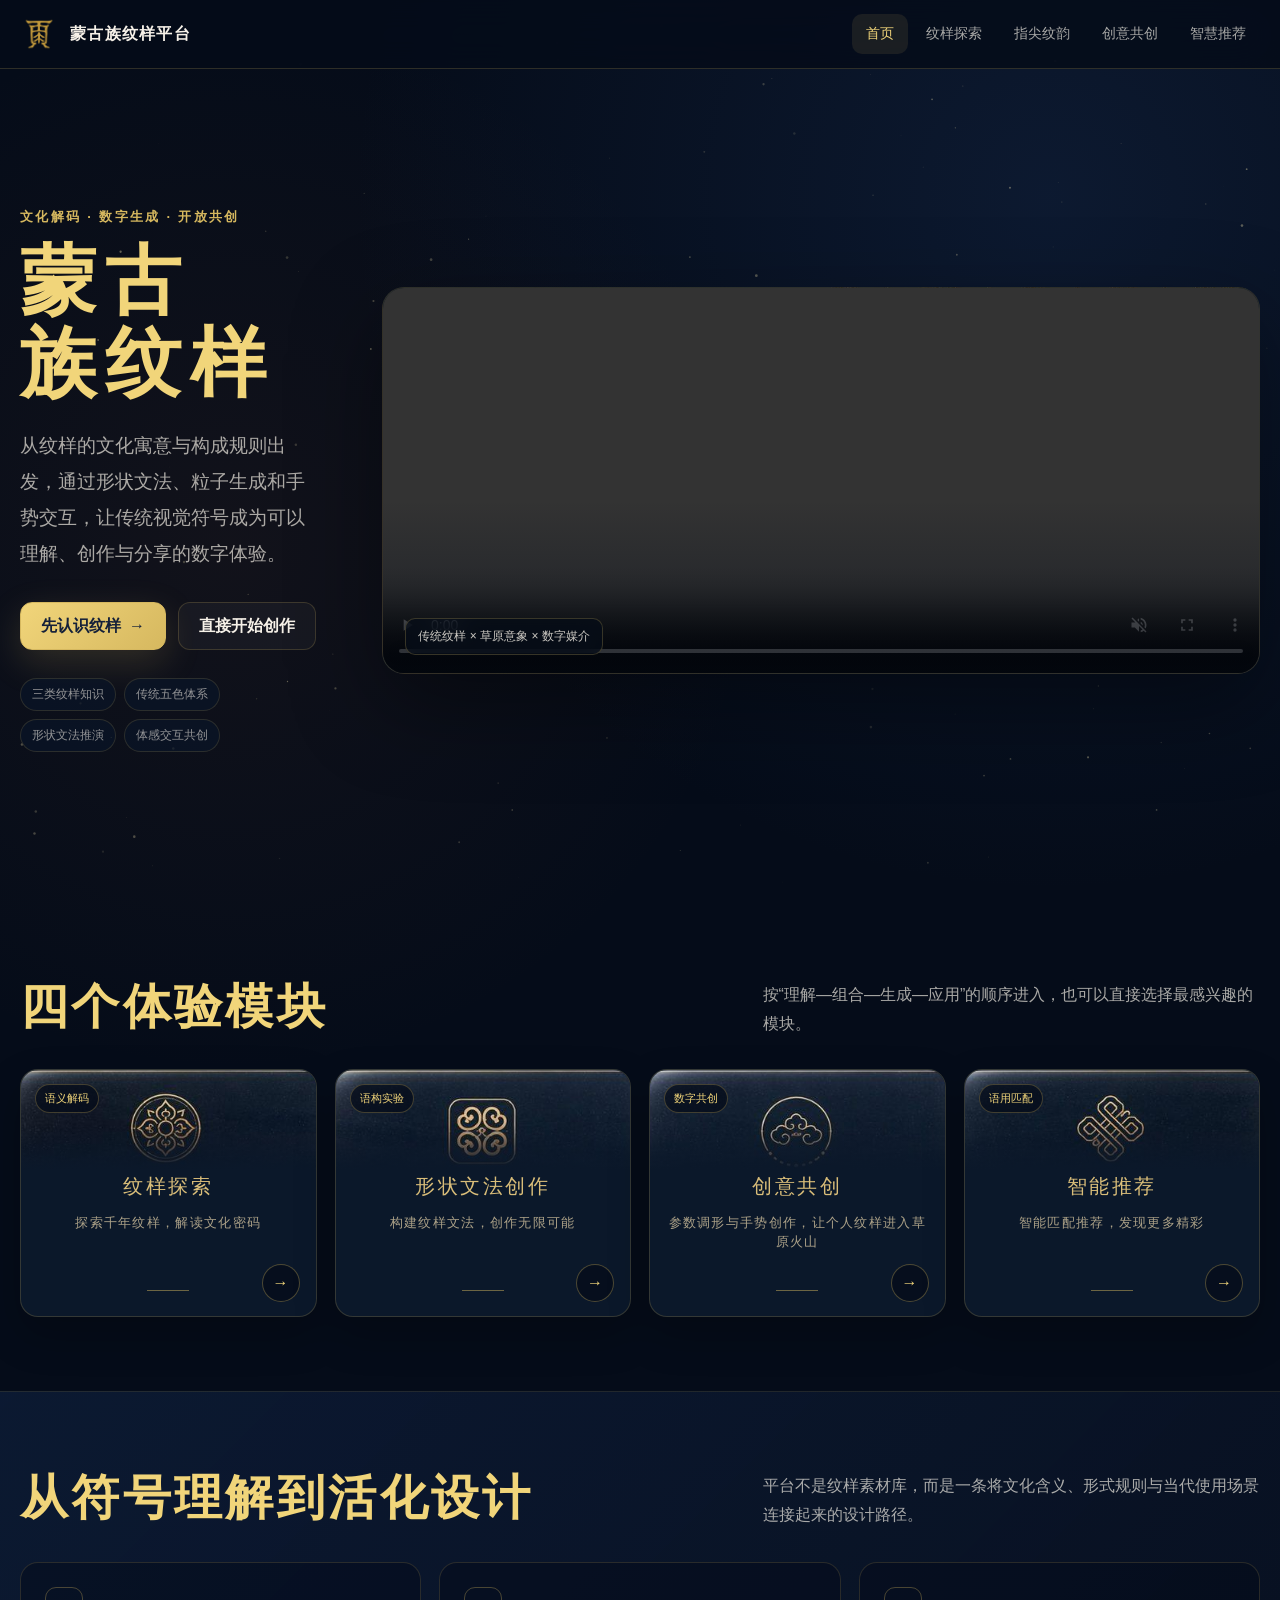
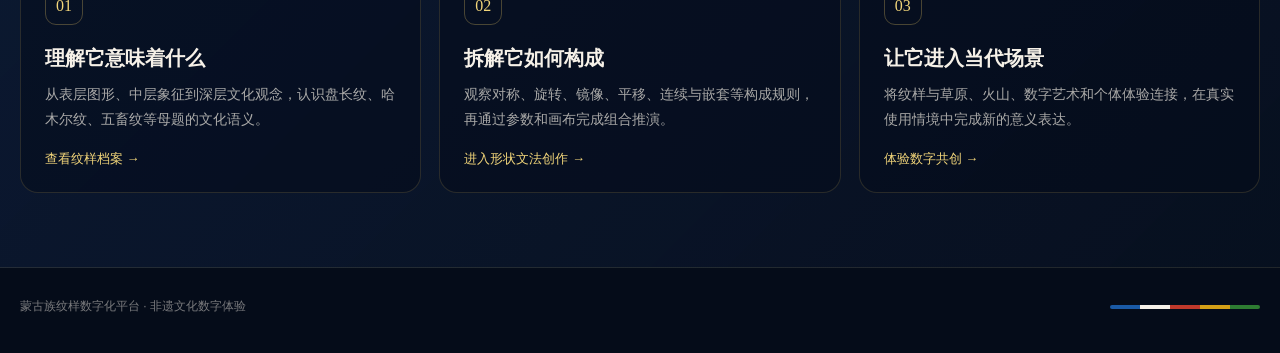
<file: index.html>
<!DOCTYPE html>
<html lang="zh-CN">
<head>
  <meta charset="UTF-8">
  <meta name="viewport" content="width=device-width, initial-scale=1.0">
  <meta name="description" content="从文化解读、形状文法到体感共创，探索蒙古族传统纹样的数字化活化路径。">
  <title>蒙古族纹样数字化平台</title>
  <link rel="stylesheet" href="platform-ui.css?v=1.1">
  <style>
    :root {
      --home-bg: #050c19; --home-panel: rgba(13,25,47,.78); --home-gold: #d6b85f;
      --home-gold-bright: #f1d57a; --home-text: #f6f1e8; --home-muted: rgba(246,241,232,.68);
      --home-line: rgba(214,184,95,.2); --home-max: 1280px;
    }
    * { box-sizing: border-box; }
    html { scroll-behavior: smooth; }
    body {
      margin: 0; min-width: 320px; color: var(--home-text); overflow-x: hidden;
      font-family: "Noto Sans SC", "Microsoft YaHei", sans-serif;
      background: radial-gradient(circle at 82% 10%, rgba(36,68,122,.24), transparent 34%),
                  radial-gradient(circle at 18% 28%, rgba(122,67,36,.11), transparent 30%), var(--home-bg);
    }
    a { color: inherit; }
    #stars-canvas { position: fixed; inset: 0; z-index: -1; width: 100%; height: 100%; pointer-events: none; opacity: .7; }
    .site-header { position: sticky; top: 0; z-index: 100; border-bottom: 1px solid var(--home-line); background: rgba(5,12,25,.86); backdrop-filter: blur(20px) saturate(1.2); }
    .header-inner { width: min(calc(100% - 40px), var(--home-max)); min-height: 68px; margin: 0 auto; display: flex; align-items: center; justify-content: space-between; gap: 24px; }
    .brand { display: inline-flex; align-items: center; gap: 12px; text-decoration: none; font-family: "Noto Serif SC", "SimSun", serif; font-weight: 700; letter-spacing: .08em; white-space: nowrap; }
    .brand-mark { width: 38px; height: 38px; flex: none; display: block; background: url('lib/images/logo-jia-oracle-v1.png') center/contain no-repeat; }
    .site-nav { display: flex; align-items: center; gap: 4px; }
    .site-nav a { min-height: 40px; padding: 0 14px; border-radius: 10px; display: inline-flex; align-items: center; color: var(--home-muted); text-decoration: none; font-size: 14px; white-space: nowrap; }
    .site-nav a:hover, .site-nav a[aria-current="page"] { color: var(--home-gold-bright); background: rgba(214,184,95,.1); }
    .mobile-menu { display: none; position: relative; }
    .mobile-menu summary { list-style: none; width: 44px; height: 44px; display: grid; place-items: center; border: 1px solid var(--home-line); border-radius: 12px; color: var(--home-gold-bright); cursor: pointer; font-size: 22px; background: rgba(214,184,95,.06); }
    .mobile-menu summary::-webkit-details-marker { display: none; }
    .mobile-menu nav { position: absolute; top: 52px; right: 0; width: min(280px, calc(100vw - 32px)); padding: 10px; display: grid; gap: 4px; border: 1px solid var(--home-line); border-radius: 14px; background: #0a1427; box-shadow: 0 18px 48px rgba(0,0,0,.42); }
    .mobile-menu nav a { min-height: 44px; padding: 0 14px; display: flex; align-items: center; border-radius: 10px; color: var(--home-muted); text-decoration: none; }
    .mobile-menu nav a:hover { color: var(--home-gold-bright); background: rgba(214,184,95,.1); }
    .hero { width: min(calc(100% - 40px), var(--home-max)); min-height: calc(100svh - 68px); margin: 0 auto; padding: 44px 0 54px; display: grid; grid-template-columns: minmax(230px,.34fr) minmax(0,1fr); align-items: center; gap: clamp(28px,5vw,72px); }
    .eyebrow { margin: 0 0 14px; color: var(--home-gold); font-size: 13px; font-weight: 700; letter-spacing: .18em; }
    .hero h1 { margin: 0; font-family: "Noto Serif SC", "SimSun", serif; font-size: clamp(42px,6vw,76px); line-height: 1.08; letter-spacing: .12em; font-weight: 700; color: var(--home-gold-bright); text-wrap: balance; }
    .hero-lead { max-width: 35em; margin: 24px 0 0; color: var(--home-muted); font-size: clamp(16px,1.6vw,19px); line-height: 1.9; }
    .hero-actions { margin-top: 30px; display: flex; flex-wrap: wrap; gap: 12px; }
    .hero-action { min-height: 48px; padding: 0 20px; border: 1px solid var(--home-line); border-radius: 12px; display: inline-flex; align-items: center; justify-content: center; gap: 8px; color: var(--home-text); text-decoration: none; font-weight: 700; background: rgba(255,255,255,.035); transition: transform .2s ease; }
    .hero-action.primary { color: #142039; border-color: var(--home-gold); background: linear-gradient(135deg,var(--home-gold-bright),var(--home-gold)); box-shadow: 0 12px 36px rgba(214,184,95,.18); }
    .hero-action:hover { transform: translateY(-2px); }
    .hero-tags { margin: 28px 0 0; padding: 0; display: flex; flex-wrap: wrap; gap: 8px; list-style: none; }
    .hero-tags li { padding: 7px 11px; border: 1px solid rgba(214,184,95,.16); border-radius: 999px; color: rgba(246,241,232,.58); font-size: 12px; background: rgba(9,21,41,.68); }
    .hero-visual { position: relative; aspect-ratio: 1440/635; min-height: 360px; overflow: hidden; border: 1px solid var(--home-line); border-radius: 22px; background: linear-gradient(90deg,rgba(5,12,25,.25),transparent 40%), url("lib/images/slices/hero_yurt_full.png?v=1.0") center/cover no-repeat; box-shadow: 0 30px 90px rgba(0,0,0,.4), inset 0 0 0 1px rgba(255,255,255,.03); }
    .hero-visual::after { content: ""; position: absolute; inset: 0; pointer-events: none; background: linear-gradient(to top,rgba(5,12,25,.5),transparent 45%); }
    .hero-media, .hero-media video, .hero-carousel, .hero-carousel img { width: 100%; height: 100%; }
    .hero-media { position: absolute; inset: 0; display: none; }
    .hero-media video { object-fit: cover; display: none; }
    .hero-carousel { position: relative; display: none; }
    .hero-carousel img { position: absolute; inset: 0; object-fit: cover; opacity: 0; transition: opacity .9s ease; }
    .hero-carousel img.active { opacity: 1; }
    .hero-caption { position: absolute; left: 22px; bottom: 18px; z-index: 3; padding: 9px 12px; border: 1px solid rgba(214,184,95,.24); border-radius: 10px; color: rgba(246,241,232,.82); font-size: 12px; background: rgba(5,12,25,.68); backdrop-filter: blur(12px); }
    .section { width: min(calc(100% - 40px), var(--home-max)); margin: 0 auto; padding: 74px 0; }
    .section-heading { display: grid; grid-template-columns: minmax(0,1fr) minmax(260px,.7fr); gap: 32px; align-items: end; margin-bottom: 30px; }
    .section-heading h2 { margin: 0; font-family: "Noto Serif SC", "SimSun", serif; font-size: clamp(30px,4vw,48px); color: var(--home-gold-bright); letter-spacing: .07em; }
    .section-heading p { margin: 0; color: var(--home-muted); line-height: 1.8; }
    .module-grid { display: grid; grid-template-columns: repeat(4,minmax(0,1fr)); gap: 18px; }
    .module-card { position: relative; display: flex; flex-direction: column; overflow: hidden; min-height: 248px; border: 1px solid var(--home-line); border-radius: 18px; text-decoration: none; background: #0b182a; box-shadow: 0 18px 42px rgba(0,0,0,.22); isolation: isolate; transition: transform .25s ease, border-color .25s ease; }
    .module-card:hover { transform: translateY(-3px); border-color: rgba(214,184,95,.46); }
    .module-art { display: block; flex: none; width: 100%; height: 0; padding-top: 34%; background-image: linear-gradient(to bottom,transparent 55%,#0b182a 100%),var(--card-art); background-position: center top; background-size: 100% 100%,100% auto; background-repeat: no-repeat; }
    .module-card:hover .module-art { filter: brightness(1.12); }
    .module-copy { position: relative; z-index: 1; display: flex; flex: 1; flex-direction: column; align-items: center; gap: 12px; padding: 3px 14px 25px; text-align: center; }
    .module-title { color: #d9bd79; font-family: "Noto Serif SC", "SimSun", serif; font-size: clamp(19px,1.6vw,23px); font-weight: 500; line-height: 1.35; letter-spacing: .12em; }
    .module-description { color: rgba(226,207,167,.75); font-family: "Noto Serif SC", "SimSun", serif; font-size: 13px; line-height: 1.5; letter-spacing: .1em; }
    .module-rule { width: 42px; height: 1px; margin-top: auto; background: rgba(214,184,95,.48); }
    .module-tag, .module-cta { position: absolute; z-index: 2; }
    .module-tag { top: 14px; left: 14px; padding: 6px 9px; border: 1px solid rgba(214,184,95,.28); border-radius: 999px; color: var(--home-gold-bright); font-size: 11px; background: rgba(5,12,25,.72); }
    .module-cta { right: 16px; bottom: 14px; width: 38px; height: 38px; display: grid; place-items: center; border: 1px solid rgba(214,184,95,.34); border-radius: 50%; color: var(--home-gold-bright); background: rgba(5,12,25,.72); }
    .method-section { width: 100%; border-block: 1px solid rgba(214,184,95,.12); background: linear-gradient(135deg,rgba(16,33,64,.64),rgba(8,17,33,.82)); }
    .method-inner { width: min(calc(100% - 40px), var(--home-max)); margin: 0 auto; padding: 74px 0; }
    .method-grid { margin-top: 32px; display: grid; grid-template-columns: repeat(3,minmax(0,1fr)); gap: 18px; }
    .method-card { min-height: 210px; padding: 24px; border: 1px solid rgba(214,184,95,.17); border-radius: 18px; background: rgba(5,12,25,.48); }
    .method-index { width: 38px; height: 38px; display: grid; place-items: center; border: 1px solid rgba(214,184,95,.32); border-radius: 11px; color: var(--home-gold-bright); font-family: Georgia,serif; }
    .method-card h3 { margin: 20px 0 10px; color: var(--home-text); font-size: 20px; }
    .method-card p { margin: 0; color: var(--home-muted); line-height: 1.8; font-size: 14px; }
    .method-card a { margin-top: 18px; display: inline-flex; color: var(--home-gold-bright); text-decoration: none; font-size: 13px; }
    .site-footer { width: min(calc(100% - 40px), var(--home-max)); margin: 0 auto; padding: 30px 0 38px; display: flex; align-items: center; justify-content: space-between; gap: 20px; color: rgba(246,241,232,.48); font-size: 12px; }
    .five-colors { display: flex; width: 150px; height: 4px; border-radius: 999px; overflow: hidden; }
    .five-colors span { flex: 1; }
    @media (max-width: 1020px) { .site-nav { display: none; } .mobile-menu { display: block; } .hero { grid-template-columns: 1fr; min-height: auto; } .hero-copy { max-width: 760px; } .hero-visual { min-height: 0; } .module-grid { grid-template-columns: repeat(2,minmax(0,1fr)); } }
    @media (max-width: 680px) {
      .header-inner,.hero,.section,.method-inner,.site-footer { width: min(calc(100% - 28px),var(--home-max)); }
      .brand { font-size: 14px; } .brand-mark { width: 30px; height: 30px; }
      .hero { padding: 34px 0 42px; gap: 28px; } .hero h1 { font-size: clamp(38px,13vw,58px); }
      .hero-lead { margin-top: 18px; font-size: 16px; } .hero-actions { display: grid; grid-template-columns: 1fr; }
      .hero-action { width: 100%; } .hero-visual { aspect-ratio: 4/3; border-radius: 16px; }
      .section,.method-inner { padding: 54px 0; } .section-heading { grid-template-columns: 1fr; gap: 14px; }
      .module-grid,.method-grid { grid-template-columns: 1fr; } .module-card { width: 100%; min-height: 260px; }
      .site-footer { align-items: flex-start; flex-direction: column; }
    }
  </style>
</head>
<body>
  <canvas id="stars-canvas" aria-hidden="true"></canvas>
  <header class="site-header">
    <div class="header-inner">
      <a class="brand" href="index.html" aria-label="蒙古族纹样数字化平台首页"><span class="brand-mark" aria-hidden="true"></span><span>蒙古族纹样平台</span></a>
      <nav class="site-nav" aria-label="主要导航">
    <a href="index.html" aria-current="page">首页</a><a href="explorer.html">纹样探索</a><a href="fingerweave.html">指尖纹韵</a><a href="creator.html">创意共创</a><a href="recommend.html">智慧推荐</a>
      </nav>
    <details class="mobile-menu"><summary aria-label="打开导航菜单">☰</summary><nav aria-label="移动端导航"><a href="index.html">首页</a><a href="explorer.html">纹样探索</a><a href="fingerweave.html">指尖纹韵</a><a href="creator.html">创意共创</a><a href="recommend.html">智慧推荐</a></nav></details>
    </div>
  </header>
  <main>
    <section class="hero" aria-labelledby="hero-title">
      <div class="hero-copy">
        <p class="eyebrow">文化解码 · 数字生成 · 开放共创</p>
        <h1 id="hero-title">蒙古族纹样</h1>
        <p class="hero-lead">从纹样的文化寓意与构成规则出发，通过形状文法、粒子生成和手势交互，让传统视觉符号成为可以理解、创作与分享的数字体验。</p>
        <div class="hero-actions"><a class="hero-action primary" href="explorer.html">先认识纹样 <span aria-hidden="true">→</span></a><a class="hero-action" href="fingerweave.html">直接开始创作</a></div>
        <ul class="hero-tags" aria-label="平台方法标签"><li>三类纹样知识</li><li>传统五色体系</li><li>形状文法推演</li><li>体感交互共创</li></ul>
      </div>
      <div class="hero-visual" aria-label="草原星空与蒙古包视觉场景">
        <div class="hero-media" id="heroMediaWrap" aria-hidden="true"><video id="heroVideo" muted loop playsinline></video><div class="hero-carousel" id="heroCarousel"></div></div>
        <div class="hero-caption">传统纹样 × 草原意象 × 数字媒介</div>
      </div>
    </section>
    <section class="section" aria-labelledby="modules-title">
      <div class="section-heading"><h2 id="modules-title">四个体验模块</h2><p>按“理解—组合—生成—应用”的顺序进入，也可以直接选择最感兴趣的模块。</p></div>
      <div class="module-grid">
        <a class="module-card" href="explorer.html" aria-label="进入纹样探索，了解纹样的文化语义与使用规范" style="--card-art:url('lib/images/slices/card_explorer.png?v=1.1')"><span class="module-art" aria-hidden="true"></span><span class="module-tag">语义解码</span><span class="module-copy"><strong class="module-title">纹样探索</strong><span class="module-description">探索千年纹样，解读文化密码</span><span class="module-rule" aria-hidden="true"></span></span><span class="module-cta" aria-hidden="true">→</span></a>
        <a class="module-card" href="fingerweave.html" aria-label="进入指尖纹韵，使用形状文法组合纹样" style="--card-art:url('lib/images/slices/card_fingerweave.png?v=1.1')"><span class="module-art" aria-hidden="true"></span><span class="module-tag">语构实验</span><span class="module-copy"><strong class="module-title">形状文法创作</strong><span class="module-description">构建纹样文法，创作无限可能</span><span class="module-rule" aria-hidden="true"></span></span><span class="module-cta" aria-hidden="true">→</span></a>
    <a class="module-card" href="creator.html" aria-label="进入创意共创，体验粒子化、手势交互与草原火山共同景观" style="--card-art:url('lib/images/slices/card_creator.png?v=1.1')"><span class="module-art" aria-hidden="true"></span><span class="module-tag">数字共创</span><span class="module-copy"><strong class="module-title">创意共创</strong><span class="module-description">参数调形与手势创作，让个人纹样进入草原火山</span><span class="module-rule" aria-hidden="true"></span></span><span class="module-cta" aria-hidden="true">→</span></a>
        <a class="module-card" href="recommend.html" aria-label="进入智慧推荐，按使用者特征匹配纹样" style="--card-art:url('lib/images/slices/card_recommend.png?v=1.1')"><span class="module-art" aria-hidden="true"></span><span class="module-tag">语用匹配</span><span class="module-copy"><strong class="module-title">智能推荐</strong><span class="module-description">智能匹配推荐，发现更多精彩</span><span class="module-rule" aria-hidden="true"></span></span><span class="module-cta" aria-hidden="true">→</span></a>
      </div>
    </section>
    <section class="method-section" aria-labelledby="method-title">
      <div class="method-inner">
        <div class="section-heading"><h2 id="method-title">从符号理解到活化设计</h2><p>平台不是纹样素材库，而是一条将文化含义、形式规则与当代使用场景连接起来的设计路径。</p></div>
        <div class="method-grid">
          <article class="method-card"><div class="method-index" aria-hidden="true">01</div><h3>理解它意味着什么</h3><p>从表层图形、中层象征到深层文化观念，认识盘长纹、哈木尔纹、五畜纹等母题的文化语义。</p><a href="explorer.html">查看纹样档案 →</a></article>
          <article class="method-card"><div class="method-index" aria-hidden="true">02</div><h3>拆解它如何构成</h3><p>观察对称、旋转、镜像、平移、连续与嵌套等构成规则，再通过参数和画布完成组合推演。</p><a href="fingerweave.html">进入形状文法创作 →</a></article>
          <article class="method-card"><div class="method-index" aria-hidden="true">03</div><h3>让它进入当代场景</h3><p>将纹样与草原、火山、数字艺术和个体体验连接，在真实使用情境中完成新的意义表达。</p><a href="creator.html">体验数字共创 →</a></article>
        </div>
      </div>
    </section>
  </main>
  <footer class="site-footer"><span>蒙古族纹样数字化平台 · 非遗文化数字体验</span><span class="five-colors" aria-label="传统五色：蓝、白、红、黄、绿"><span style="background:#1a5aa6"></span><span style="background:#f5f0e8"></span><span style="background:#c0392b"></span><span style="background:#d4a017"></span><span style="background:#2e7d32"></span></span></footer>
  <script>
  (function () {
    var canvas=document.getElementById('stars-canvas'),ctx=canvas.getContext('2d'),reduced=matchMedia('(prefers-reduced-motion: reduce)').matches,stars=[],frame;
    function resize(){var r=Math.min(devicePixelRatio||1,2);canvas.width=Math.round(innerWidth*r);canvas.height=Math.round(innerHeight*r);canvas.style.width=innerWidth+'px';canvas.style.height=innerHeight+'px';ctx.setTransform(r,0,0,r,0,0);stars=Array.from({length:Math.min(150,Math.round(innerWidth/8))},function(){return{x:Math.random()*innerWidth,y:Math.random()*innerHeight,r:Math.random()*1.2+.2,a:Math.random()*.5+.12,s:(Math.random()-.5)*.006};});}
    function draw(){ctx.clearRect(0,0,innerWidth,innerHeight);stars.forEach(function(s){if(!reduced){s.a+=s.s;if(s.a>.7||s.a<.1)s.s*=-1;}ctx.beginPath();ctx.arc(s.x,s.y,s.r,0,Math.PI*2);ctx.fillStyle='rgba(224,212,164,'+s.a+')';ctx.fill();});if(!reduced)frame=requestAnimationFrame(draw);}
    addEventListener('resize',function(){cancelAnimationFrame(frame);resize();draw();});resize();draw();
    var wrap=document.getElementById('heroMediaWrap'),video=document.getElementById('heroVideo'),carousel=document.getElementById('heroCarousel');
    function showVideo(){video.src='hero_video/hero_video.mp4?v=1.0';video.style.display='block';wrap.style.display='block';video.play().catch(function(){video.controls=true;});}
    fetch('hero_carousel/list.json?v=1.0').then(function(r){return r.ok?r.json():[];}).then(function(files){if(!files.length){showVideo();return;}files.forEach(function(file,i){var img=document.createElement('img');img.src='hero_carousel/'+file;img.alt='';if(i===0)img.className='active';carousel.appendChild(img);});carousel.style.display='block';wrap.style.display='block';if(files.length>1&&!reduced){var i=0;setInterval(function(){var imgs=carousel.querySelectorAll('img');imgs[i].classList.remove('active');i=(i+1)%imgs.length;imgs[i].classList.add('active');},5000);}}).catch(showVideo);
  })();
  </script>
</body>
</html>
</file>
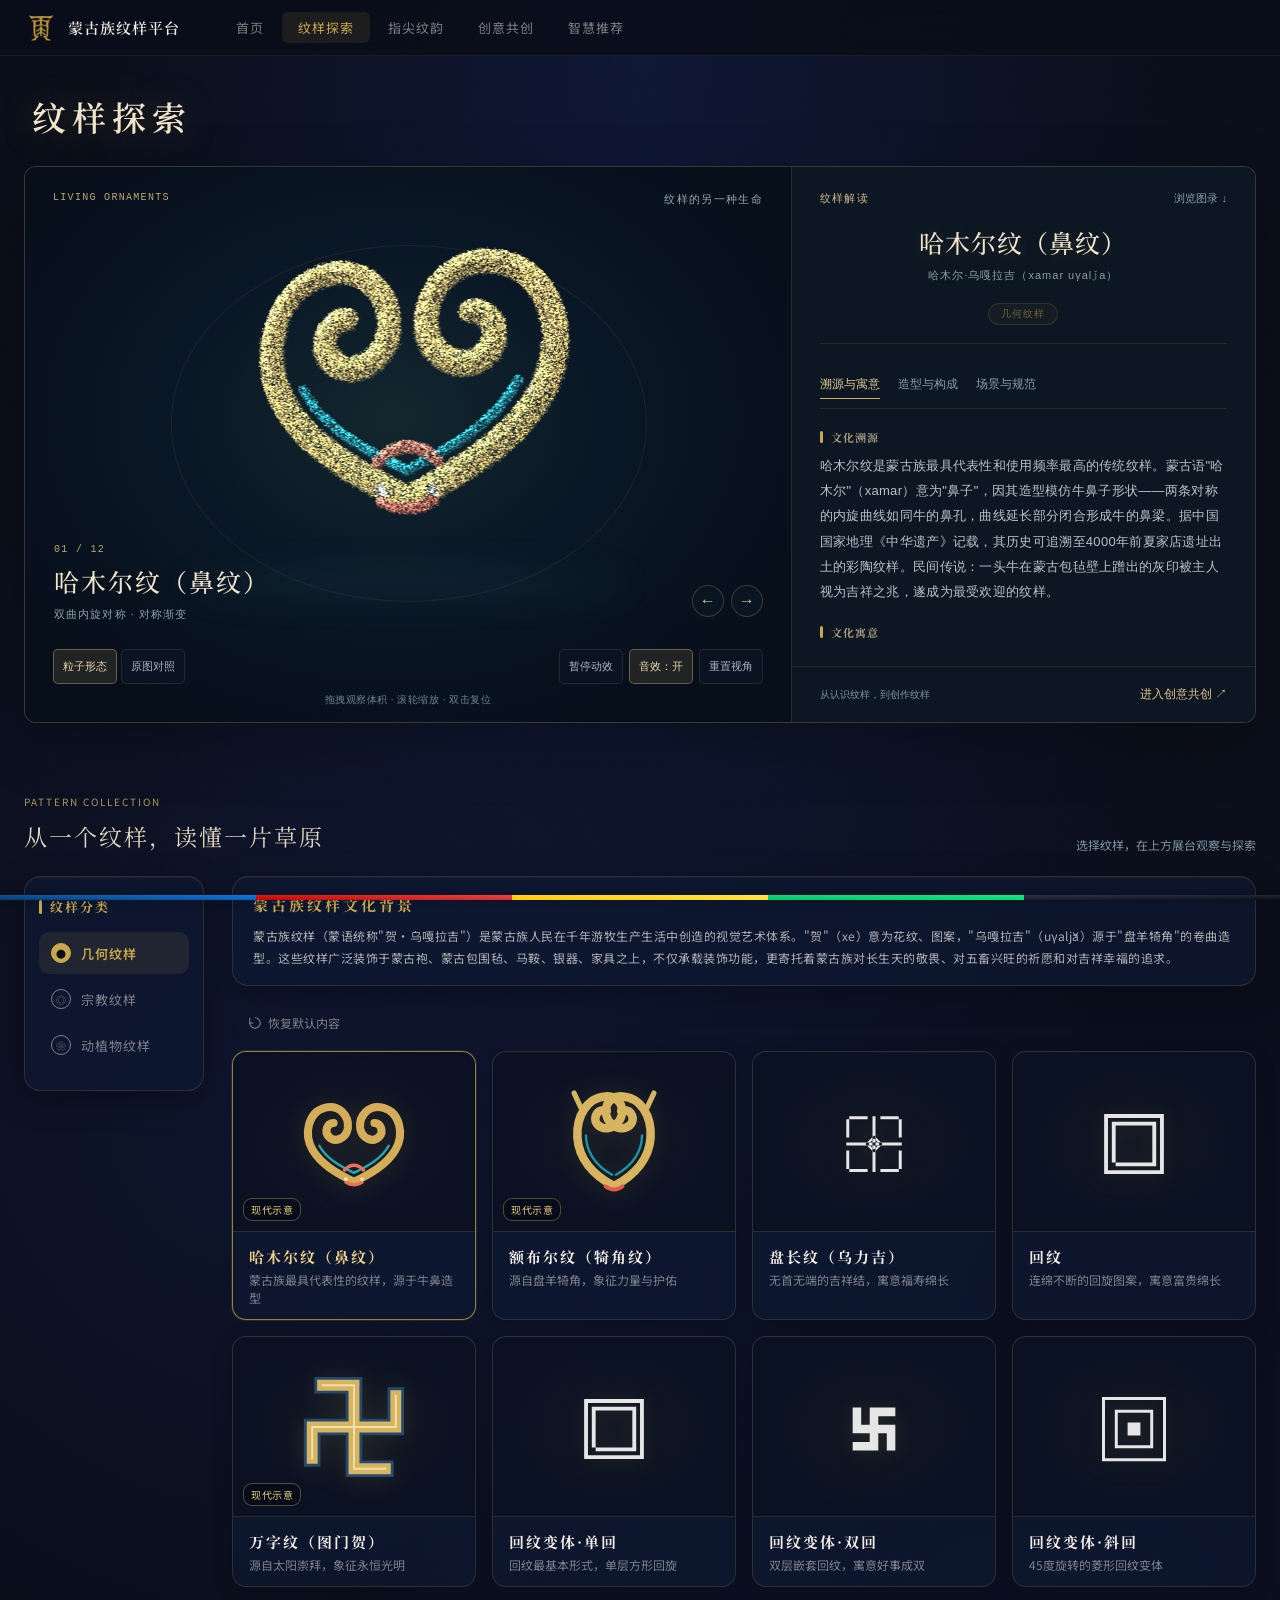
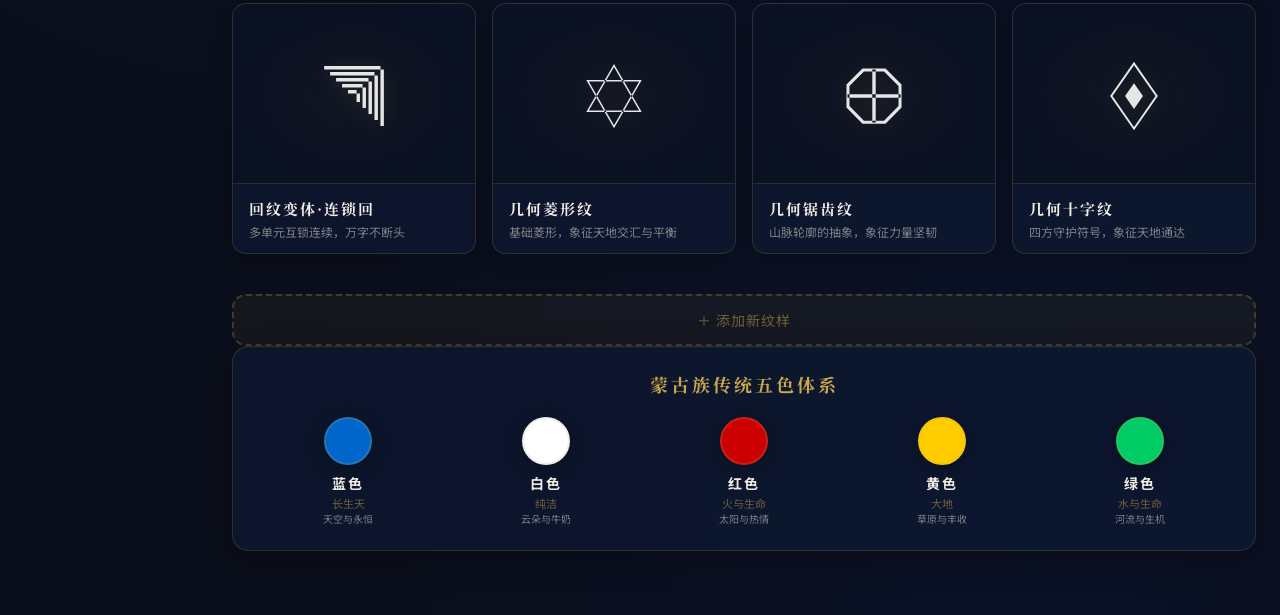
<file: explorer.html>
<!DOCTYPE html>
<html lang="zh-CN">
<head>
  <meta charset="UTF-8">
  <meta name="viewport" content="width=device-width, initial-scale=1.0">
  <title>纹样探索 - 蒙古族纹样数字化平台</title>
  <style>
    @import url('https://fonts.googleapis.com/css2?family=Noto+Serif+SC:wght@400;600;700;900&family=Noto+Sans+SC:wght@300;400;500;700&display=swap');

    :root {
      --deep-bg: #0a0e1a;
      --card-bg: rgba(14, 25, 50, 0.75);
      --card-border: rgba(201, 168, 76, 0.18);
      --gold: #c9a84c;
      --gold-dim: rgba(201, 168, 76, 0.5);
      --gold-glow: rgba(201, 168, 76, 0.15);
      --text-white: #f0ece4;
      --text-dim: rgba(240, 236, 228, 0.5);
      --topbar-h: 56px;
      --detail-w: 380px;
    }

    * { margin: 0; padding: 0; box-sizing: border-box; }
    html { scroll-behavior: smooth; }

    body {
      font-family: 'Noto Sans SC', 'PingFang SC', sans-serif;
      background: var(--deep-bg);
      background-image:
        radial-gradient(ellipse at 50% 0%, rgba(15,25,60,0.8) 0%, transparent 60%),
        radial-gradient(ellipse at 80% 100%, rgba(10,20,50,0.5) 0%, transparent 50%),
        radial-gradient(ellipse at 20% 50%, rgba(20,30,70,0.4) 0%, transparent 40%);
      color: var(--text-white);
      min-height: 100vh;
      position: relative;
    }
    body::before {
      content: '';
      position: fixed; inset: 0; z-index: 0;
      background-image: url("data:image/svg+xml,%3Csvg xmlns='http://www.w3.org/2000/svg' width='400' height='400'%3E%3Cdefs%3E%3Cfilter id='n'%3E%3CfeTurbulence type='fractalNoise' baseFrequency='0.85' numOctaves='4' stitchTiles='stitch'/%3E%3C/filter%3E%3C/defs%3E%3Crect width='400' height='400' filter='url(%23n)' opacity='0.015'/%3E%3C/svg%3E");
      pointer-events: none;
    }
    body > * { position: relative; z-index: 1; }

    /* ===== 顶部导航栏 ===== */
    .topbar {
      position: fixed; top: 0; left: 0; right: 0; z-index: 100;
      height: var(--topbar-h);
      background: rgba(10,14,26,0.92);
      backdrop-filter: blur(20px);
      border-bottom: 1px solid rgba(201,168,76,0.1);
      display: flex; align-items: center; justify-content: space-between;
      padding: 0 24px;
    }
    .topbar-logo {
      display: flex; align-items: center; gap: 10px;
      text-decoration: none; color: var(--text-white);
    }
    .topbar-logo-dot {
      width: 28px; height: 28px; border-radius: 50%;
      background: linear-gradient(135deg, var(--gold), #d4a017);
    }
    .topbar-logo span {
      font-family: 'Noto Serif SC', serif;
      font-size: 15px; font-weight: 600; letter-spacing: 1px;
    }
    .topbar-nav { display: flex; gap: 2px; margin-left: 24px; }
    .topbar-link {
      padding: 6px 16px; border-radius: 6px;
      font-size: 13px; color: rgba(240,236,228,0.5);
      text-decoration: none; transition: all 0.3s;
      letter-spacing: 1px;
    }
    .topbar-link:hover { color: var(--text-white); background: rgba(201,168,76,0.08); }
    .topbar-link.active { color: var(--gold); background: rgba(201,168,76,0.1); }
    .topbar-left { display: flex; align-items: center; gap: 16px; }

    /* ===== 页面标题 ===== */
    .page-title-section {
      padding-top: calc(var(--topbar-h) + 36px);
      text-align: center; margin-bottom: 32px;
      animation: fadeUp 0.7s both;
    }
    .page-title-section h1 {
      font-family: 'Noto Serif SC', serif;
      font-size: 44px; font-weight: 900;
      color: var(--gold);
      letter-spacing: 12px; margin-bottom: 10px;
      text-shadow: 0 2px 40px rgba(201,168,76,0.3), 0 0 80px rgba(201,168,76,0.1);
    }
    .title-ornament {
      display: flex; align-items: center; justify-content: center; gap: 16px;
      margin-top: 14px;
    }
    .title-ornament .line {
      width: 80px; height: 1px;
      background: linear-gradient(90deg, transparent, var(--gold), transparent);
    }
    .title-ornament .diamond {
      width: 8px; height: 8px; background: var(--gold);
      transform: rotate(45deg); opacity: 0.7;
      box-shadow: 0 0 8px rgba(201,168,76,0.4);
    }

    /* ===== 三栏布局：左侧分类 + 中间网格 + 右侧详情 ===== */
    .content-layout {
      max-width: 1600px;
      margin: 0 auto;
      padding: 0 24px 36px;
      display: flex; gap: 20px;
      animation: fadeUp 0.7s 0.1s both;
    }

    /* 左侧分类面板 */
    .sidebar {
      width: 180px; min-width: 180px; flex-shrink: 0;
    }
    .sidebar-card {
      background: var(--card-bg);
      backdrop-filter: blur(24px) saturate(1.2);
      border: 1px solid var(--card-border);
      border-radius: 16px;
      padding: 20px 14px;
      position: sticky; top: calc(var(--topbar-h) + 20px);
      box-shadow: 0 8px 32px rgba(0,0,0,0.3), inset 0 1px 0 rgba(201,168,76,0.06);
    }
    .sidebar-title {
      font-family: 'Noto Serif SC', serif;
      font-size: 13px; font-weight: 700;
      color: var(--gold); letter-spacing: 2px;
      margin-bottom: 16px;
      display: flex; align-items: center; gap: 8px;
    }
    .sidebar-title::before {
      content: ''; display: block;
      width: 3px; height: 14px; border-radius: 2px;
      background: var(--gold);
    }
    .sidebar-item {
      display: flex; align-items: center; gap: 10px;
      padding: 11px 12px; border-radius: 10px;
      cursor: pointer; transition: all 0.3s;
      margin-bottom: 4px;
      font-size: 13px; color: var(--text-dim);
      letter-spacing: 1px;
    }
    .sidebar-item:hover {
      color: var(--text-white);
      background: rgba(201,168,76,0.06);
    }
    .sidebar-item.active {
      color: var(--gold);
      background: rgba(201,168,76,0.1);
      font-weight: 600;
    }
    .sidebar-item .icon {
      width: 20px; height: 20px; border-radius: 50%;
      border: 1.5px solid currentColor;
      display: flex; align-items: center; justify-content: center;
      font-size: 10px; flex-shrink: 0;
    }
    .sidebar-item.active .icon {
      background: var(--gold);
      border-color: var(--gold);
      color: var(--deep-bg);
    }

    /* 中间主内容 */
    .main-area { flex: 1; min-width: 0; }

    /* 文化背景 */
    .culture-intro {
      background: var(--card-bg);
      backdrop-filter: blur(24px) saturate(1.2);
      border: 1px solid var(--card-border);
      border-radius: 16px;
      padding: 22px 24px; margin-bottom: 24px;
      box-shadow: 0 8px 32px rgba(0,0,0,0.25), inset 0 1px 0 rgba(201,168,76,0.05);
    }
    .culture-intro h2 {
      font-family: 'Noto Serif SC', serif;
      font-size: 17px; font-weight: 700;
      color: var(--gold); letter-spacing: 3px;
      margin-bottom: 10px;
    }
    .culture-intro p {
      font-size: 13px; color: rgba(240,236,228,0.65);
      line-height: 1.9; letter-spacing: 0.5px;
    }
    .culture-intro p + p { margin-top: 6px; }

    /* 恢复默认按钮 */
    .restore-btn {
      display: flex; align-items: center; gap: 6px;
      margin-bottom: 14px;
      padding: 6px 16px; border-radius: 8px;
      font-size: 12px; color: var(--text-dim);
      background: transparent; border: none;
      cursor: pointer; transition: all 0.3s;
      font-family: inherit;
    }
    .restore-btn:hover {
      color: var(--gold);
      background: rgba(201,168,76,0.06);
    }
    .restore-btn svg { width: 14px; height: 14px; }

    /* ===== 纹样网格 ===== */
    .patterns-grid {
      display: grid;
      grid-template-columns: repeat(3, 1fr);
      gap: 16px;
      margin-bottom: 40px;
    }

    /* ===== 纹样卡片 ===== */
    .pattern-card {
      background: var(--card-bg);
      backdrop-filter: blur(24px) saturate(1.3);
      border: 1px solid var(--card-border);
      border-radius: 14px;
      overflow: hidden;
      cursor: pointer;
      position: relative;
      transition: all 0.4s cubic-bezier(0.23,1,0.32,1);
      animation: fadeUp 0.6s both;
      box-shadow: 0 4px 20px rgba(0,0,0,0.2), inset 0 1px 0 rgba(255,255,255,0.03);
    }
    .pattern-card:hover {
      transform: translateY(-4px) scale(1.01);
      border-color: rgba(201,168,76,0.5);
      box-shadow: 0 16px 50px rgba(0,0,0,0.5),
                  0 0 40px rgba(201,168,76,0.12),
                  inset 0 1px 0 rgba(201,168,76,0.1);
    }
    .pattern-card::before {
      content: '';
      position: absolute; top: 0; left: -100%; bottom: 0;
      width: 300%; z-index: 5;
      background: linear-gradient(115deg,
        transparent 0%, transparent 40%,
        rgba(201,168,76,0.08) 45%,
        rgba(255,220,130,0.15) 50%,
        rgba(201,168,76,0.08) 55%,
        transparent 60%, transparent 100%);
      transform: translateX(-100%);
      opacity: 0; transition: opacity 0.4s;
      pointer-events: none;
    }
    .pattern-card:hover::before {
      opacity: 1;
      animation: sweepAcross 1.2s cubic-bezier(0.25,0.1,0.25,1) forwards;
    }
    @keyframes sweepAcross {
      from { transform: translateX(-100%); }
      to   { transform: translateX(40%); }
    }

    /* 图片区域 */
    .pattern-img {
      width: 100%; height: 180px;
      background: rgba(10,16,30,0.7);
      background-image: radial-gradient(ellipse at center, rgba(201,168,76,0.03) 0%, transparent 70%);
      display: flex; align-items: center; justify-content: center;
      border-bottom: 1px solid var(--card-border);
      position: relative; overflow: hidden;
    }
    .pattern-img::after {
      content: '';
      position: absolute; inset: 0;
      background: radial-gradient(circle at 50% 50%, rgba(201,168,76,0.04) 0%, transparent 60%);
      pointer-events: none;
      opacity: 0; transition: opacity 0.5s;
    }
    .pattern-card:hover .pattern-img::after { opacity: 1; }
    .pattern-img img {
      max-width: 85%; max-height: 85%;
      object-fit: contain;
      filter: drop-shadow(0 2px 12px rgba(201,168,76,0.15));
      transition: transform 0.5s cubic-bezier(0.23,1,0.32,1), filter 0.5s;
    }
    .pattern-img img[src$=".svg"] {
      filter: invert(1) brightness(0.9) drop-shadow(0 2px 12px rgba(201,168,76,0.15));
    }
    .pattern-img img[src*="pattern_visuals/"] {
      filter: drop-shadow(0 2px 12px rgba(201,168,76,0.15));
    }
    .pattern-card:hover .pattern-img img {
      transform: scale(1.05);
      filter: drop-shadow(0 4px 20px rgba(201,168,76,0.25));
    }
    .pattern-card:hover .pattern-img img[src$=".svg"] {
      transform: scale(1.05);
      filter: invert(1) brightness(0.9) drop-shadow(0 4px 20px rgba(201,168,76,0.25));
    }
    .pattern-card:hover .pattern-img img[src*="pattern_visuals/"] {
      filter: drop-shadow(0 4px 20px rgba(201,168,76,0.25));
    }
    .modern-badge {
      position: absolute; left: 10px; bottom: 10px; z-index: 3;
      padding: 3px 7px; border-radius: 9px;
      background: rgba(5,12,25,.82); border: 1px solid rgba(214,184,95,.38);
      color: #e5c874; font-size: 10px; letter-spacing: .05em;
    }

    /* hover 时的操作按钮 */
    .card-actions {
      position: absolute; top: 8px; left: 8px;
      display: flex; gap: 5px;
      opacity: 0; transition: opacity 0.3s;
      z-index: 10;
    }
    .pattern-card:hover .card-actions { opacity: 1; }
    .action-btn {
      padding: 4px 12px; border-radius: 6px;
      font-size: 11px; font-weight: 600;
      cursor: pointer; border: none;
      backdrop-filter: blur(10px);
      transition: all 0.2s;
      letter-spacing: 0.5px;
    }
    .action-btn.replace {
      background: rgba(201,168,76,0.85); color: var(--deep-bg);
    }
    .action-btn.replace:hover { background: var(--gold); }
    .action-btn.edit {
      background: rgba(240,236,228,0.15); color: var(--text-white);
    }
    .action-btn.edit:hover { background: rgba(240,236,228,0.25); }

    /* 信息区域 - 简化版 */
    .pattern-info {
      padding: 14px 16px 12px;
    }
    .pattern-info h3 {
      font-family: 'Noto Serif SC', serif;
      font-size: 15px; font-weight: 700;
      color: var(--text-white);
      letter-spacing: 2px; margin-bottom: 4px;
    }
    .pattern-info .desc {
      font-size: 12px; color: var(--text-dim);
      line-height: 1.5;
    }

    /* ===== 右侧详情面板（玻璃拟态） ===== */
    .detail-panel {
      width: var(--detail-w); min-width: var(--detail-w); flex-shrink: 0;
      position: sticky; top: calc(var(--topbar-h) + 20px);
      height: calc(100vh - var(--topbar-h) - 60px);
      overflow: hidden;
    }
    .detail-card {
      height: 100%;
      background: rgba(14, 22, 45, 0.65);
      backdrop-filter: blur(30px) saturate(1.4);
      -webkit-backdrop-filter: blur(30px) saturate(1.4);
      border: 1px solid rgba(201, 168, 76, 0.2);
      border-radius: 20px;
      padding: 28px 24px;
      overflow-y: auto;
      box-shadow: 0 12px 48px rgba(0,0,0,0.4),
                  inset 0 1px 0 rgba(255,255,255,0.05),
                  inset 0 -1px 0 rgba(0,0,0,0.2);
      transition: all 0.4s cubic-bezier(0.23,1,0.32,1);
    }
    .detail-card::-webkit-scrollbar { width: 4px; }
    .detail-card::-webkit-scrollbar-track { background: transparent; }
    .detail-card::-webkit-scrollbar-thumb {
      background: rgba(201,168,76,0.2); border-radius: 4px;
    }
    .detail-card::-webkit-scrollbar-thumb:hover { background: rgba(201,168,76,0.4); }

    /* 详情面板内容样式 */
    .detail-placeholder {
      height: 100%;
      display: flex; flex-direction: column;
      align-items: center; justify-content: center;
      text-align: center; color: var(--text-dim);
    }
    .detail-placeholder .icon-large {
      width: 64px; height: 64px; margin-bottom: 16px;
      border-radius: 50%;
      background: rgba(201,168,76,0.08);
      border: 1px solid rgba(201,168,76,0.15);
      display: flex; align-items: center; justify-content: center;
      font-size: 24px; color: var(--gold-dim);
    }
    .detail-placeholder p {
      font-size: 13px; line-height: 1.6;
      color: var(--text-dim);
    }

    .detail-content { display: none; }
    .detail-content.active { display: block; }

    .detail-header {
      text-align: center; margin-bottom: 24px;
      padding-bottom: 20px;
      border-bottom: 1px solid rgba(201,168,76,0.12);
    }
    .detail-header h2 {
      font-family: 'Noto Serif SC', serif;
      font-size: 22px; font-weight: 900;
      color: var(--gold); letter-spacing: 4px;
      margin-bottom: 6px;
      text-shadow: 0 2px 20px rgba(201,168,76,0.2);
    }
    .detail-header .mongol-name {
      font-size: 13px; color: rgba(201,168,76,0.6);
      letter-spacing: 1px; margin-bottom: 8px;
    }
    .detail-header .category-tag {
      display: inline-block;
      padding: 3px 12px; border-radius: 20px;
      font-size: 11px; letter-spacing: 1px;
      background: rgba(201,168,76,0.1);
      color: var(--gold-dim);
      border: 1px solid rgba(201,168,76,0.15);
    }

    .detail-section {
      margin-bottom: 20px;
    }
    .detail-section-title {
      font-family: 'Noto Serif SC', serif;
      font-size: 13px; font-weight: 700;
      color: var(--gold); letter-spacing: 2px;
      margin-bottom: 10px;
      display: flex; align-items: center; gap: 8px;
    }
    .detail-section-title::before {
      content: '';
      width: 3px; height: 12px; border-radius: 2px;
      background: var(--gold); display: block;
    }
    .detail-section p {
      font-size: 13px; color: rgba(240,236,228,0.7);
      line-height: 1.85; letter-spacing: 0.3px;
    }

    .detail-info-list {
      list-style: none; padding: 0;
    }
    .detail-info-list li {
      display: flex; align-items: flex-start; gap: 10px;
      padding: 10px 12px; margin-bottom: 6px;
      background: rgba(201,168,76,0.04);
      border-radius: 10px;
      border-left: 2px solid rgba(201,168,76,0.25);
      transition: background 0.2s;
    }
    .detail-info-list li:hover {
      background: rgba(201,168,76,0.08);
    }
    .detail-info-list .label {
      font-size: 11px; font-weight: 600;
      color: var(--gold-dim); white-space: nowrap;
      min-width: 48px; padding-top: 1px;
    }
    .detail-info-list .value {
      font-size: 12px; color: rgba(240,236,228,0.7);
      line-height: 1.6;
    }

    .usage-tags {
      display: flex; flex-wrap: wrap; gap: 6px;
      margin-top: 6px;
    }
    .usage-tag {
      padding: 4px 12px; border-radius: 20px;
      font-size: 11px; letter-spacing: 0.5px;
      background: rgba(201,168,76,0.08);
      color: rgba(240,236,228,0.7);
      border: 1px solid rgba(201,168,76,0.12);
    }

    .taboo-note {
      margin-top: 6px; padding: 10px 12px;
      background: rgba(200,60,60,0.06);
      border: 1px solid rgba(200,80,80,0.12);
      border-radius: 10px;
    }
    .taboo-note p {
      font-size: 12px !important; color: rgba(240,180,180,0.7) !important;
      line-height: 1.6;
    }
    .taboo-note .label {
      font-size: 11px; font-weight: 600;
      color: rgba(200,120,120,0.8); margin-bottom: 4px;
    }

    /* ===== 五色体系 ===== */
    .color-system {
      background: var(--card-bg);
      backdrop-filter: blur(24px) saturate(1.2);
      border: 1px solid var(--card-border);
      border-radius: 16px;
      padding: 24px; margin-bottom: 28px;
      box-shadow: 0 8px 32px rgba(0,0,0,0.25), inset 0 1px 0 rgba(201,168,76,0.05);
    }
    .color-system h2 {
      font-family: 'Noto Serif SC', serif;
      font-size: 18px; font-weight: 700;
      color: var(--gold); letter-spacing: 3px;
      text-align: center; margin-bottom: 20px;
    }
    .five-colors {
      display: grid; grid-template-columns: repeat(5, 1fr);
      gap: 16px;
    }
    .color-item { text-align: center; }
    .color-circle {
      width: 48px; height: 48px; border-radius: 50%;
      margin: 0 auto 8px;
      border: 2px solid rgba(201,168,76,0.2);
      box-shadow: 0 4px 20px rgba(0,0,0,0.3);
    }
    .color-item h3 {
      font-size: 14px; font-weight: 700;
      color: var(--text-white);
      margin-bottom: 2px; letter-spacing: 2px;
    }
    .color-item .meaning {
      font-size: 11px; color: var(--gold-dim);
    }
    .color-item .sub {
      font-size: 10px; color: var(--text-dim);
    }

    /* ===== 编辑弹窗 ===== */
    .modal-overlay {
      display: none; position: fixed; inset: 0;
      background: rgba(0,0,0,0.6);
      backdrop-filter: blur(4px);
      z-index: 200; align-items: center; justify-content: center;
    }
    .modal-overlay.active { display: flex; }
    .modal-box {
      background: #111827;
      border: 1px solid rgba(201,168,76,0.2);
      border-radius: 16px;
      padding: 28px 32px; width: 90%; max-width: 480px;
      box-shadow: 0 25px 80px rgba(0,0,0,0.5);
    }
    .modal-box h3 {
      font-family: 'Noto Serif SC', serif;
      font-size: 20px; font-weight: 700;
      color: var(--gold);
      margin-bottom: 20px; letter-spacing: 2px;
    }
    .modal-box label {
      display: block; font-size: 12px; font-weight: 500;
      color: var(--text-dim); margin-bottom: 5px; margin-top: 14px;
      letter-spacing: 1px;
    }
    .modal-box input, .modal-box textarea {
      width: 100%; padding: 10px 14px;
      background: rgba(201,168,76,0.05);
      border: 1px solid rgba(201,168,76,0.15);
      border-radius: 8px; font-size: 14px;
      color: var(--text-white);
      outline: none; transition: border-color 0.2s;
      font-family: inherit;
    }
    .modal-box input:focus, .modal-box textarea:focus {
      border-color: var(--gold);
      box-shadow: 0 0 0 3px rgba(201,168,76,0.1);
    }
    .modal-box textarea { resize: vertical; min-height: 70px; }
    .modal-actions {
      display: flex; justify-content: flex-end;
      gap: 10px; margin-top: 22px;
    }
    .modal-actions button {
      padding: 10px 24px; border-radius: 8px;
      font-size: 14px; font-weight: 600;
      cursor: pointer; border: none; transition: all 0.2s;
      letter-spacing: 1px;
    }
    .modal-actions .cancel {
      background: rgba(240,236,228,0.08);
      color: var(--text-dim);
    }
    .modal-actions .cancel:hover { background: rgba(240,236,228,0.15); }
    .modal-actions .save {
      background: linear-gradient(135deg, var(--gold), #d4a017);
      color: var(--deep-bg);
    }
    .modal-actions .save:hover { filter: brightness(1.1); }

    /* ===== 底部五色色条 ===== */
    .five-color-bar {
      position: fixed; bottom: 0; left: 0; right: 0;
      height: 5px; display: flex; z-index: 99;
      box-shadow: 0 -2px 12px rgba(0,0,0,0.3);
    }
    .five-color-bar span {
      flex: 1; display: block; position: relative;
    }
    .five-color-bar span::after {
      content: ''; position: absolute; inset: 0;
      background: linear-gradient(to top, transparent, rgba(255,255,255,0.1));
    }

    /* ===== 动画 ===== */
    @keyframes fadeUp {
      from { opacity: 0; transform: translateY(20px); }
      to   { opacity: 1; transform: translateY(0); }
    }
    @keyframes panelFadeIn {
      from { opacity: 0; transform: translateX(10px); }
      to   { opacity: 1; transform: translateX(0); }
    }

    /* ===== 右键菜单 ===== */
    .context-menu {
      display: none; position: fixed;
      z-index: 500;
      background: rgba(17, 24, 39, 0.95);
      backdrop-filter: blur(20px);
      border: 1px solid rgba(201,168,76,0.25);
      border-radius: 12px;
      padding: 6px 0;
      min-width: 160px;
      box-shadow: 0 12px 40px rgba(0,0,0,0.5);
    }
    .context-menu.show { display: block; }
    .context-menu-title {
      padding: 8px 16px 6px;
      font-size: 11px; color: var(--gold-dim);
      letter-spacing: 1px; font-weight: 600;
    }
    .context-menu-item {
      padding: 9px 16px;
      font-size: 13px; color: var(--text-white);
      cursor: pointer; transition: all 0.15s;
      display: flex; align-items: center; gap: 8px;
    }
    .context-menu-item:hover {
      background: rgba(201,168,76,0.12);
      color: var(--gold);
    }
    .context-menu-item.active {
      color: var(--gold); font-weight: 600;
    }
    .context-menu-item .dot {
      width: 6px; height: 6px; border-radius: 50%;
      background: var(--gold); opacity: 0;
    }
    .context-menu-item.active .dot { opacity: 1; }
    .context-menu-divider {
      height: 1px; margin: 4px 12px;
      background: rgba(201,168,76,0.12);
    }

    /* ===== 新增纹样按钮 ===== */
    .add-pattern-btn {
      display: flex; align-items: center; justify-content: center; gap: 8px;
      width: 100%; padding: 14px;
      background: rgba(201,168,76,0.06);
      border: 2px dashed rgba(201,168,76,0.25);
      border-radius: 14px;
      color: var(--gold-dim); font-size: 14px;
      cursor: pointer; transition: all 0.3s;
      margin-top: 8px; font-family: inherit;
      letter-spacing: 1px;
    }
    .add-pattern-btn:hover {
      background: rgba(201,168,76,0.1);
      border-color: var(--gold);
      color: var(--gold);
    }

    /* ===== 新增纹样弹窗 ===== */
    .add-modal-box {
      background: #111827;
      border: 1px solid rgba(201,168,76,0.2);
      border-radius: 16px;
      padding: 28px 32px; width: 90%; max-width: 600px;
      max-height: 85vh; overflow-y: auto;
      box-shadow: 0 25px 80px rgba(0,0,0,0.5);
    }
    .add-modal-box h3 {
      font-family: 'Noto Serif SC', serif;
      font-size: 20px; font-weight: 700;
      color: var(--gold);
      margin-bottom: 20px; letter-spacing: 2px;
    }
    .add-modal-box label {
      display: block; font-size: 12px; font-weight: 500;
      color: var(--text-dim); margin-bottom: 5px; margin-top: 14px;
      letter-spacing: 1px;
    }
    .add-modal-box label .required {
      color: #e05050; margin-left: 2px;
    }
    .add-modal-box input, .add-modal-box textarea, .add-modal-box select {
      width: 100%; padding: 10px 14px;
      background: rgba(201,168,76,0.05);
      border: 1px solid rgba(201,168,76,0.15);
      border-radius: 8px; font-size: 14px;
      color: var(--text-white);
      outline: none; transition: border-color 0.2s;
      font-family: inherit;
    }
    .add-modal-box input:focus, .add-modal-box textarea:focus, .add-modal-box select:focus {
      border-color: var(--gold);
      box-shadow: 0 0 0 3px rgba(201,168,76,0.1);
    }
    .add-modal-box textarea { resize: vertical; min-height: 60px; }
    .add-modal-box select { appearance: auto; }
    .form-row {
      display: grid; grid-template-columns: 1fr 1fr; gap: 12px;
    }
    .form-section-title {
      font-family: 'Noto Serif SC', serif;
      font-size: 14px; color: var(--gold);
      margin-top: 20px; margin-bottom: 4px;
      padding-top: 16px;
      border-top: 1px solid rgba(201,168,76,0.1);
      letter-spacing: 2px;
    }

    /* ===== 响应式 ===== */
    @media (max-width: 1200px) {
      .detail-panel { display: none; }
      .patterns-grid { grid-template-columns: repeat(3, 1fr); }
    }
    @media (max-width: 1000px) {
      .patterns-grid { grid-template-columns: repeat(2, 1fr); }
      .content-layout { flex-direction: column; }
      .sidebar { width: 100%; min-width: auto; }
      .sidebar-card { position: static; }
      .sidebar-item { display: inline-flex; }
    }
    @media (max-width: 600px) {
      .patterns-grid { grid-template-columns: 1fr; }
      .five-colors { grid-template-columns: repeat(3, 1fr); }
    }
  </style>
  <link rel="stylesheet" href="platform-ui.css?v=1.1">
  <link rel="stylesheet" href="explorer-exhibit.css?v=1.2">
<link rel="stylesheet" href="experience-desktop.css?v=1">
<script defer src="experience-feedback.js?v=1"></script>
</head>
<body>

  <!-- 顶部导航栏 -->
  <div class="topbar">
    <div class="topbar-left">
      <a href="index.html" class="topbar-logo">
        <div class="topbar-logo-dot"></div>
        <span>蒙古族纹样平台</span>
      </a>
      <nav class="topbar-nav">
        <a href="index.html" class="topbar-link">首页</a>
        <a href="explorer.html" class="topbar-link active">纹样探索</a>
        <a href="fingerweave.html" class="topbar-link">指尖纹韵</a>
      <a href="creator.html" class="topbar-link">创意共创</a>
        <a href="recommend.html" class="topbar-link">智慧推荐</a>
      </nav>
    </div>
  </div>

  <!-- 页面标题 -->
  <div class="page-title-section">
    <h1>纹样探索</h1>
    <div class="title-ornament">
      <div class="line"></div>
      <div class="diamond"></div>
      <div class="line"></div>
    </div>
  </div>

  <!-- 主内容区：三栏布局 -->
  <section class="explorer-exhibit" id="explorerExhibit" aria-label="纹样粒子展台">
    <div class="exhibit-stage" id="exhibitStage">
      <div class="exhibit-eyebrow">LIVING ORNAMENTS <span>纹样的另一种生命</span></div>
      <canvas id="exhibitCanvas" tabindex="0" aria-label="可拖拽或使用方向键旋转的纹样粒子展示"></canvas>
      <img id="exhibitReference" alt="当前纹样原图对照" hidden>
      <div class="exhibit-message" id="exhibitMessage" role="status">正在聚合纹样粒子…</div>
      <div class="exhibit-caption"><span id="exhibitIndex">01 / 12</span><h2 id="exhibitName">哈木尔纹</h2><p id="exhibitStructure"></p></div>
      <div class="exhibit-stepper" role="group" aria-label="切换展出纹样"><button type="button" id="exhibitPrevious" aria-label="上一个纹样">←</button><button type="button" id="exhibitNext" aria-label="下一个纹样">→</button></div>
      <div class="exhibit-toolbar" role="group" aria-label="纹样展示操作">
        <div class="exhibit-mode"><button type="button" id="exhibitParticle" aria-pressed="true">粒子形态</button><button type="button" id="exhibitOriginal" aria-pressed="false">原图对照</button></div>
        <button type="button" id="exhibitPause" aria-pressed="false">暂停动效</button>
        <button type="button" class="experience-sound" data-ui-sound aria-pressed="true">音效：开</button><button type="button" id="exhibitReset">重置视角</button>
      </div>
      <p class="exhibit-hint" id="exhibitHint">拖拽观察体积 · 滚轮缩放 · 双击复位</p>
    </div>
    <aside class="exhibit-reading" aria-label="纹样文化解读">
      <div class="exhibit-reading-top"><span>纹样解读</span><a href="#patternLibrary">浏览图录 ↓</a></div>
      <div id="exhibitDetailMount"></div>
      <div class="exhibit-reading-footer"><span>从认识纹样，到创作纹样</span><a href="creator.html">进入创意共创 ↗</a></div>
    </aside>
  </section>
  <div class="library-heading" id="patternLibrary"><div><span>PATTERN COLLECTION</span><h2>从一个纹样，读懂一片草原</h2></div><p>选择纹样，在上方展台观察与探索</p></div>
  <div class="content-layout">

    <!-- 左侧分类面板 -->
    <div class="sidebar">
      <div class="sidebar-card">
        <div class="sidebar-title">纹样分类</div>
        <div class="sidebar-item active" id="btn-geometric" onclick="switchCategory('geometric')">
          <div class="icon">●</div>
          几何纹样
        </div>
        <div class="sidebar-item" id="btn-religious" onclick="switchCategory('religious')">
          <div class="icon">◎</div>
          宗教纹样
        </div>
        <div class="sidebar-item" id="btn-nature" onclick="switchCategory('nature')">
          <div class="icon">❀</div>
          动植物纹样
        </div>
      </div>
    </div>

    <!-- 中间主内容 -->
    <div class="main-area">

      <!-- 文化背景 -->
      <div class="culture-intro">
        <h2>蒙古族纹样文化背景</h2>
        <p>蒙古族纹样（蒙语统称"贺·乌嘎拉吉"）是蒙古族人民在千年游牧生产生活中创造的视觉艺术体系。"贺"（xe）意为花纹、图案，"乌嘎拉吉"（uγalǰa）源于"盘羊犄角"的卷曲造型。这些纹样广泛装饰于蒙古袍、蒙古包围毡、马鞍、银器、家具之上，不仅承载装饰功能，更寄托着蒙古族对长生天的敬畏、对五畜兴旺的祈愿和对吉祥幸福的追求。</p>
        <p>蒙古族纹样可划分为三大类别：几何纹样（回纹、万字纹、盘长纹等）、宗教纹样（卷草纹、莲花纹、宝相花纹等）、动植物纹样（哈木尔鼻纹、额布尔犄纹、五畜纹等）。每种纹样都有独特的文化寓意、使用规范和骨骼结构。</p>
      </div>

      <!-- 恢复默认 -->
      <button class="restore-btn" onclick="restoreDefaults()">
        <svg fill="none" stroke="currentColor" stroke-width="2" viewBox="0 0 24 24"><path d="M3 12a9 9 0 109-9"/><polyline points="3 3 3 12 9 12"/></svg>
        恢复默认内容
      </button>

      <!-- 纹样展示网格 -->
      <div class="patterns-grid" id="patterns-grid"></div>

      <!-- 新增纹样按钮 -->
      <button class="add-pattern-btn" onclick="openAddModal()">＋ 添加新纹样</button>

      <!-- 隐藏文件上传 -->
      <input type="file" id="replaceFileInput" accept="image/*" style="display:none;" onchange="handleReplaceImage(event)">
      <input type="file" id="addPatternFileInput" accept="image/*,.svg" style="display:none;" onchange="handleAddPatternImage(event)">

      <!-- 编辑弹窗 -->
      <div class="modal-overlay" id="editModal">
        <div class="modal-box">
          <h3>编辑纹样信息</h3>
          <label>名称</label>
          <input type="text" id="edit-name">
          <label>描述</label>
          <textarea id="edit-desc"></textarea>
          <label>骨骼结构</label>
          <input type="text" id="edit-structure">
          <label>构成法则</label>
          <input type="text" id="edit-principle">
          <label>使用场景</label>
          <input type="text" id="edit-usage">
          <div class="modal-actions">
            <button class="cancel" onclick="closeEditModal()">取消</button>
            <button class="save" onclick="saveEdit()">保存</button>
          </div>
        </div>
      </div>

      <!-- 新增纹样弹窗 -->
      <div class="modal-overlay" id="addModal">
        <div class="add-modal-box">
          <h3>添加新纹样</h3>
          
          <div class="form-row">
            <div>
              <label>纹样名称 <span class="required">*</span></label>
              <input type="text" id="add-name" placeholder="如：哈木尔纹">
            </div>
            <div>
              <label>分类 <span class="required">*</span></label>
              <select id="add-category">
                <option value="geometric">几何纹样</option>
                <option value="religious">宗教纹样</option>
                <option value="nature">动植物纹样</option>
              </select>
            </div>
          </div>

          <label>蒙古语名称</label>
          <input type="text" id="add-mongolName" placeholder="如：哈木尔·乌嘎拉吉（xamar uγalǰa）">

          <label>简短描述 <span class="required">*</span></label>
          <input type="text" id="add-desc" placeholder="一句话描述纹样特征">

          <label>图片</label>
          <div style="display:flex;gap:10px;align-items:center;">
            <button class="action-btn replace" style="position:static;opacity:1;" onclick="document.getElementById('addPatternFileInput').click()">选择图片</button>
            <span id="add-img-name" style="font-size:12px;color:var(--text-dim);">未选择</span>
          </div>

          <div class="form-section-title">文化信息（右侧面板展示）</div>

          <label>文化溯源</label>
          <textarea id="add-origin" placeholder="纹样的历史来源与发展脉络"></textarea>

          <label>文化寓意</label>
          <textarea id="add-meaning" placeholder="纹样的象征含义"></textarea>

          <label>使用场景（逗号分隔）</label>
          <input type="text" id="add-usage" placeholder="如：蒙古袍装饰, 银器, 建筑彩绘">

          <label>使用规范</label>
          <textarea id="add-rules" placeholder="使用时的规范与讲究"></textarea>

          <label>使用禁忌</label>
          <textarea id="add-taboo" placeholder="使用时的禁忌事项"></textarea>

          <div class="form-row">
            <div>
              <label>骨骼结构</label>
              <input type="text" id="add-structure" placeholder="如：双曲内旋对称">
            </div>
            <div>
              <label>构成法则</label>
              <input type="text" id="add-principle" placeholder="如：对称渐变">
            </div>
          </div>

          <div class="modal-actions">
            <button class="cancel" onclick="closeAddModal()">取消</button>
            <button class="save" onclick="saveNewPattern()">添加</button>
          </div>
        </div>
      </div>

      <!-- 右键分类菜单 -->
      <div class="context-menu" id="contextMenu">
        <div class="context-menu-title">移动到分类</div>
        <div class="context-menu-item" data-cat="geometric" onclick="movePatternToCategory('geometric')">
          <span class="dot"></span>几何纹样
        </div>
        <div class="context-menu-item" data-cat="religious" onclick="movePatternToCategory('religious')">
          <span class="dot"></span>宗教纹样
        </div>
        <div class="context-menu-item" data-cat="nature" onclick="movePatternToCategory('nature')">
          <span class="dot"></span>动植物纹样
        </div>
        <div class="context-menu-divider"></div>
        <div class="context-menu-item" style="color:rgba(220,80,80,0.8);" onclick="deletePattern()">
          <span class="dot" style="background:rgba(220,80,80,0.8);"></span>删除纹样
        </div>
      </div>

      <!-- 五色体系 -->
      <div class="color-system">
        <h2>蒙古族传统五色体系</h2>
        <div class="five-colors">
          <div class="color-item">
            <div class="color-circle" style="background:#0066CC;"></div>
            <h3>蓝色</h3>
            <div class="meaning">长生天</div>
            <div class="sub">天空与永恒</div>
          </div>
          <div class="color-item">
            <div class="color-circle" style="background:#FFFFFF; border-color: rgba(200,200,200,0.3);"></div>
            <h3>白色</h3>
            <div class="meaning">纯洁</div>
            <div class="sub">云朵与牛奶</div>
          </div>
          <div class="color-item">
            <div class="color-circle" style="background:#CC0000;"></div>
            <h3>红色</h3>
            <div class="meaning">火与生命</div>
            <div class="sub">太阳与热情</div>
          </div>
          <div class="color-item">
            <div class="color-circle" style="background:#FFCC00;"></div>
            <h3>黄色</h3>
            <div class="meaning">大地</div>
            <div class="sub">草原与丰收</div>
          </div>
          <div class="color-item">
            <div class="color-circle" style="background:#00CC66;"></div>
            <h3>绿色</h3>
            <div class="meaning">水与生命</div>
            <div class="sub">河流与生机</div>
          </div>
        </div>
      </div>

    </div>

    <!-- 右侧详情面板 -->
    <div class="detail-panel">
      <div class="detail-card" id="detail-card">
        <!-- 默认占位 -->
        <div class="detail-placeholder" id="detail-placeholder">
          <div class="icon-large">纹</div>
          <p>选择下方图录中的纹样<br>即可查看详细文化信息</p>
        </div>
        <!-- 详情内容 -->
        <div class="detail-content" id="detail-content"></div>
      </div>
    </div>

  </div>

  <!-- 底部五色色条 -->
  <div class="five-color-bar">
    <span style="background:linear-gradient(90deg, #003d7a, #0066CC);"></span>
    <span style="background:linear-gradient(90deg, #CC0000, #e03030);"></span>
    <span style="background:linear-gradient(90deg, #FFCC00, #ffe033);"></span>
    <span style="background:linear-gradient(90deg, #00CC66, #00e070);"></span>
    <span style="background:linear-gradient(90deg, #1a1a2e, #0a0e1a);"></span>
  </div>

  <script>
    // ===== 权威纹样文化数据库 =====
    // 数据来源：中国国家地理《中华遗产》2019年第07期、中国工艺美术学会2026年研究论文
    // 《蒙古族八种常见传统纹样称谓及命名认知研究》（呼斯乐等）、内蒙古画报
    const patternCulturalData = {
      // ===== 几何纹样 =====
      huiwen: {
        name: '回纹',
        mongolName: '阿鲁哈·贺（alux_a xe）',
        category: '几何纹样',
        origin: '回纹是蒙古族最古老的几何纹样之一，其造型源自草原上连绵起伏的山脉轮廓与流水回旋的自然形态。蒙古语称"阿鲁哈·贺"，意为"锤子纹"，因其形态如同锤击花纹而得名。回纹整齐端庄，曲折回旋，具有明显的"数"和"律"的几何造型基础。',
        meaning: '回纹寓意"连绵不断、富贵不断"，象征着坚韧顽强的生命力和绵延不绝的福运。在蒙古族文化中，它体现了游牧民族对永恒循环的哲学认知——草枯草荣、四季轮回、生生不息。',
        usage: [
          '蒙古袍的领口、袖口镶边',
          '地毯与毡毯的边缘装饰',
          '银器、铜壶的器身环带',
          '蒙古包门框装饰',
          '家具的边框刻花'
        ],
        rules: '回纹使用时必须保持连续不断，断裂的回纹被认为不吉利。在蒙古袍镶边中，回纹通常以"万字不断头"的连续形式出现。庄重场合多用黑、红、金三色组合。',
        taboo: '忌将回纹图案中途截断（寓意"断路"），忌用于丧葬用品（因其本意为绵长福寿）。',
        structure: '方形回旋、连续折线',
        principle: '二方连续重复'
      },
      panchang: {
        name: '盘长纹',
        mongolName: '乌力吉·疆嘎（ölǰei ǰanggiy_a）',
        category: '几何纹样',
        origin: '盘长纹是蒙古族最核心的传统纹样之一，蒙古语称"乌力吉·疆嘎"，其中"乌力吉"（ölǰei）意为"吉祥"，"疆嘎"指"结"。其造型源自古老的绳结艺术——蒙古族牧民在日常生活中系绳打结的实践。符号经由古印度教"室利靺瑳"、藏传佛教"吉祥犊"发展为蒙古族"乌力吉"的三阶段演变而成。',
        meaning: '盘长纹无首无端，象征"福寿绵长、家族世代繁衍不断"，寄寓无穷无尽的吉祥与财富。它是蒙古族应用最广、组合形式最多的核心纹样，拥有菱形、方形、椭圆形等50余种变体。',
        usage: [
          '蒙古袍绸制腰带（布斯）的结法',
          '婚礼头饰中象征永结同心',
          '蒙古包顶部装饰',
          '宗教法器与经书封面',
          '银器与珠宝的中心纹样',
          '礼帽帽顶与帽檐内侧暗绣'
        ],
        rules: '乌力吉纹在蒙古族图案中常作为"中心纹样"出现。蒙古族晚间宽衣时将腰带结成两个类似乌力吉纹的活结，具有吉祥入眠之意。非常忌讳将腰带系成死扣，认为会做噩梦、有不祥之兆。',
        taboo: '严禁将盘长纹系成死结（寓意死路）。在婚礼中盘长纹必须与"哈敦绥·贺"搭配使用，分别代表新郎新娘，中间置盘长纹象征永结同心。',
        structure: '婉蜒交叉盘结、无首无端闭合',
        principle: '连续对称、圆角与直角变化'
      },
      wanzi: {
        name: '万字纹',
        mongolName: '哈斯·贺 / 图门·贺（xas xe / tamag_a xe）',
        category: '几何纹样',
        origin: '万字纹蒙古语称"哈斯·贺"或"图门·贺"。"哈斯"意为"玉"，"图门"意为"万"。这是一个源自远古太阳崇拜的符号，最早被认定为"火的标志"，代表太阳运行的轨迹。它也是草原游牧民族对宇宙永恒运转的观察记录。',
        meaning: '万字纹代表光明与四季轮回，象征永恒、繁盛与吉祥。蒙古族牧民认为圆形图案是太阳和阳性的象征，寓意生命永恒。万字纹常以"万字不断头"的连续形式出现，表达无尽繁荣。',
        usage: [
          '蒙古袍的袖口与下摆边饰',
          '毡房围毡的连续花边',
          '佛教寺庙建筑装饰',
          '传统家具的雕花图案',
          '银器和铜器的装饰带'
        ],
        rules: '万字纹分为左旋（卍）和右旋（卐）两种，在蒙古族传统中两者均可使用。连续使用时必须方向统一，不可左右混杂。宗教场合多用金色万字纹。',
        taboo: '不可将万字纹倒置或歪斜使用。在丧葬场合一般不使用万字纹。',
        structure: '正方旋转、四臂等长',
        principle: '旋转对称、二方连续'
      },
      harmuur: {
        name: '哈木尔纹（鼻纹/云纹）',
        mongolName: '哈木尔·乌嘎拉吉（xamar uγalǰa）',
        category: '几何纹样',
        origin: '哈木尔纹是蒙古族最具代表性和使用频率最高的传统纹样。蒙古语"哈木尔"（xamar）意为"鼻子"，因其造型模仿牛鼻子形状——两条对称的内旋曲线如同牛的鼻孔，曲线延长部分闭合形成牛的鼻梁。据中国国家地理《中华遗产》记载，其历史可追溯至4000年前夏家店遗址出土的彩陶纹样。民间传说：一头牛在蒙古包毡壁上蹭出的灰印被主人视为吉祥之兆，遂成为最受欢迎的纹样。',
        meaning: '哈木尔纹象征牧业丰收、五畜兴旺和吉祥如意。牛是蒙古族游牧生活中最重要的牲畜之一，以牛鼻为原型体现了蒙古族对牲畜的珍视与对丰裕生活的向往。哈木尔纹也是蒙古族各种图案纹样中形成最多变体的基本纹样。',
        usage: [
          '蒙古包顶毡和围毡的主体装饰（蓝白配色）',
          '蒙古袍的领口与袖口',
          '帽子的装饰纹样',
          '建筑外墙与内壁装饰',
          '日常生活用品和器皿',
          '马鞍银饰'
        ],
        rules: '哈木尔纹有团状（从中心向周围层层扩展）和勾联式（从中心向两边卷曲）两种典型形制。蒙古包装饰时蓝色花纹配白色底为经典搭配，象征蓝天白云。常与额布尔犄纹组合使用形成更复杂图案。',
        taboo: '哈木尔纹的卷曲方向应保持对称，不可一侧卷曲一侧平直（被认为破坏和谐）。用于蒙古包装饰时需保持完整，不可残缺。',
        structure: '双曲内旋对称、卷曲线条',
        principle: '对称渐变、中心扩展或勾联'
      },
      ebuir: {
        name: '额布尔纹（犄角纹）',
        mongolName: '额布尔·乌嘎拉吉（eber uγalǰa）',
        category: '几何纹样',
        origin: '额布尔纹蒙古语称"额布尔·乌嘎拉吉"，"额布尔"（eber）意为"角、犄角"。其造型源自对公盘羊犄角的模仿，是人类以兽角作装饰这一古老传统在游牧文化中的延续。据考证，以兽角为装饰在北方游牧民族中有数千年历史，阴山、贺兰山岩画中已有鹿角反复描绘。蒙古族中"角"被视为源自灵魂深处的神秘物质，具有保护、护身功能。',
        meaning: '额布尔纹是力量与雄性气概的象征。在游牧生活中，它代表"五畜兴旺"的朴素愿望，同时也是图腾崇拜的体现——游牧民族认为"角"源自兽类头部的神秘力量，是灵魂的守护神。',
        usage: [
          '蒙古族妇女头饰的主要造型',
          '蒙古包门框与立柱装饰',
          '马鞍与马具装饰',
          '蒙古袍的肩部与背部纹饰',
          '银器与珠宝的核心造型元素'
        ],
        rules: '额布尔纹是唯一与"乌嘎拉吉"（而非"贺"）组词的纹样类型，凸显其与卷曲造型的深度关联。在使用时通常成对出现，以保持视觉对称。婚礼中常用于新郎相关物品。',
        taboo: '蒙古族严格忌讳跨过帽子或垫坐帽子（头部是灵魂栖息之地），佩戴有额布尔纹的头饰时更需恭敬。犄纹不可倒置使用。',
        structure: '螺旋卷曲、如盘羊角渐开',
        principle: '对称镜像、由根部向外卷展'
      },

      // ===== 宗教纹样 =====
      juancaowen: {
        name: '卷草纹',
        mongolName: '哈敦·绥贺（xatun süixe）',
        category: '宗教纹样',
        origin: '卷草纹蒙古语称"哈敦·绥贺"，其中"哈敦"意为"皇后、贵妇"，"绥贺"意为"编花"。其形态以"S"形曲线为主骨架，模拟草的柔美形态，通过不断连续构建富有韵律与节奏感的图案。卷草纹既是蒙古族民间的植物造型代表，也受到佛教文化的深远影响，在寺庙建筑装饰中极为常见。',
        meaning: '卷草纹象征生生不息、万物繁荣。草是蒙古族生存的根本——"草原是蒙古人的命脉"，以草的蜿蜒卷曲表达对生命延续的美好祈愿。在宗教语境中，卷草纹象征佛法的无尽流传。',
        usage: [
          '佛教寺庙的梁柱、壁画装饰',
          '经书装帧与法器表面',
          '蒙古袍的整体面料图案',
          '高级家具的雕花',
          '银器的缠绕式装饰带'
        ],
        rules: '卷草纹被归为"贺"类（有装饰的、装点了的），常与宗教器物搭配。使用时线条必须流畅连贯，不可出现断裂。传统上卷草纹多用于女性用品和贵族物品（因其名"哈敦"即"贵妇"之意）。',
        taboo: '不宜用于男性专属的军事用品。在宗教场所使用须保持庄重，不可过于花哨。',
        structure: 'S形波浪卷曲、连续蔓延',
        principle: '连续渐变、节奏韵律'
      },
      lianhua: {
        name: '莲花纹',
        mongolName: '莲花·贺（lingqu_a xe）',
        category: '宗教纹样',
        origin: '莲花纹随藏传佛教传入蒙古草原，成为蒙古族宗教纹样的重要组成部分。莲花在佛教中是"八吉祥"之一，象征出淤泥而不染的品格。蒙古族接受藏传佛教后，莲花纹被广泛应用于宗教建筑、法器和贵族生活用品中。',
        meaning: '莲花纹象征纯洁、超脱与觉悟。在蒙古族文化中，它代表精神的高洁与对佛法的虔诚。莲花开放的不同阶段（花蕾、半开、全开）分别象征过去、现在、未来三世。',
        usage: [
          '佛教寺庙的莲台与壁画',
          '唐卡绘画的基础元素',
          '法器（佛像底座、净瓶）',
          '贵族女性的刺绣装饰',
          '出生礼仪中的祝福图案'
        ],
        rules: '莲花纹在宗教场合必须完整呈现，花瓣数目有讲究（通常为八瓣或十二瓣）。世俗使用时可简化。颜色以粉、白、金为正统。',
        taboo: '莲花纹不可用于地面或脚踏之处（因其神圣性）。不可用于丧葬相关物品。',
        structure: '花瓣放射状展开、多层环绕',
        principle: '中心对称、放射均衡'
      },
      baoxiang: {
        name: '宝相花纹',
        mongolName: '宝日·贺（baγur xe）',
        category: '宗教纹样',
        origin: '宝相花纹是一种理想化的复合花卉图案，融合了莲花、牡丹、菊花等多种花卉的特征，创造出自然界并不存在的"完美之花"。它经丝绸之路传入蒙古地区，在元代皇室中得到极高推崇，成为宫廷装饰的标志性图案。',
        meaning: '宝相花纹象征"圆满、富贵、庄严"。其层层花瓣的完美对称表达了对宇宙秩序的理想化追求。在蒙古族文化中，它是最高等级的装饰纹样之一，代表尊贵身份。',
        usage: [
          '皇室与贵族专用装饰',
          '寺庙的天花板与藻井',
          '高级织物与锦缎面料',
          '重要仪式中的器物装饰',
          '官方文书的边框纹饰'
        ],
        rules: '宝相花纹传统上属于高等级纹样，平民慎用。颜色以红、金、青为主，体现华贵庄严。构图必须完美对称，任何不对称都被视为瑕疵。',
        taboo: '普通牧民传统上不在日常用品中使用完整宝相花纹。不可将其用于厨房或牲畜用具。',
        structure: '多层花瓣、中心圆满放射',
        principle: '旋转对称、多重环绕'
      },

      // ===== 动植物纹样 =====
      hudie: {
        name: '蝴蝶纹',
        mongolName: '额日贝·贺（erbe xe）',
        category: '动植物纹样',
        origin: '蝴蝶纹是蒙古族民间最受女性喜爱的装饰纹样之一。蝴蝶的蜕变过程（毛虫化蛹成蝶）被视为生命蜕变、美丽新生的象征。在蒙古草原上，夏季的蝴蝶是大自然生机盎然的标志。',
        meaning: '蝴蝶纹象征爱情、自由与美丽的蜕变。在婚俗中常用于女方嫁妆装饰，寓意新娘如蝶般美丽绽放。也象征夫妻恩爱（因蝴蝶常成双出现）。',
        usage: [
          '女性蒙古袍的刺绣装饰',
          '婚庆嫁妆和喜帐',
          '女性头饰与首饰',
          '儿童服饰与摇篮装饰',
          '香囊与荷包'
        ],
        rules: '蝴蝶纹多用彩色配金银色，强调华丽。通常成双出现，单只蝴蝶较少单独使用。婚礼场合必须以红色或金色为主色调。',
        taboo: '蝴蝶纹不用于老年人丧服。不宜用于男性专属物品（传统观念中属女性纹样）。',
        structure: '双翅对称展开',
        principle: '镜像对称、色彩渐变'
      },
      longwen: {
        name: '龙纹',
        mongolName: '鲁·贺（luu xe）',
        category: '动植物纹样',
        origin: '龙纹在蒙古族文化中有独特地位。蒙古族的龙文化受中原文化影响但有自身特色——蒙古龙更多与天象、水神相关联，被视为"长生天"的使者。元代时期龙纹在蒙古皇室中获得最高礼遇，成为皇权象征。',
        meaning: '龙纹象征权威、阳刚之气与天神庇佑。在蒙古族文化中，龙也是水的精灵和雷电的化身，代表强大的自然力量。五爪龙为最高等级，四爪为次。',
        usage: [
          '皇室和那颜（贵族）专用服饰',
          '旗帜与战旗图腾',
          '寺庙的柱体雕刻',
          '重大庆典的仪式用品',
          '官方印信装饰'
        ],
        rules: '传统上龙纹有严格的等级规范：五爪龙仅皇帝可用，四爪蟒纹为王公贵族所用，三爪龙民间可适度使用。龙首朝向有讲究，一般面朝左（象征东方日出）。',
        taboo: '平民不得随意使用五爪龙纹。龙纹不可用于地面或坐垫（对龙不敬）。不可将龙纹图案倒置。',
        structure: '蜿蜒蛇形、云中穿行',
        principle: '动态平衡、螺旋环绕'
      },
      mawen: {
        name: '马纹',
        mongolName: '莫日·贺（mori xe）',
        category: '动植物纹样',
        origin: '马纹是蒙古族最具民族特色的动物纹样。蒙古人被称为"马背上的民族"，马是蒙古族的精神图腾——成吉思汗的蒙古帝国依靠骑兵征服了欧亚大陆。"马头琴"的传说更赋予马以灵魂与忠诚的象征。',
        meaning: '马纹象征速度、力量、忠诚与自由。奔腾的骏马代表蒙古族不屈不挠的民族精神和对广阔天地的向往。白马在蒙古文化中尤为尊贵，象征纯洁与神圣。',
        usage: [
          '马具（马鞍、辔头）的装饰',
          '男性蒙古袍的背部刺绣',
          '那达慕大会的旗帜与奖品',
          '部落旗帜与标识',
          '马头琴等乐器装饰'
        ],
        rules: '马纹以奔腾姿态最为常见，寓意积极向上。白色骏马纹样最为尊贵。用于那达慕等竞技场合时常配合火焰纹或云纹。',
        taboo: '不可将马纹用于脚踏或坐垫之处（对马的不尊重）。马纹不可呈现跌倒或受伤的姿态。',
        structure: '奔腾动态侧影',
        principle: '动态造型、力量美学'
      },
      wushu: {
        name: '五畜纹',
        mongolName: '塔本·玛拉·贺（tabun mal xe）',
        category: '动植物纹样',
        origin: '五畜纹源于蒙古族"五畜"概念——马、牛、绵羊、山羊、骆驼，这五种牲畜是游牧经济的支柱，也是蒙古族物质生活的根本。五畜纹的历史与蒙古族游牧文明同样悠久，是对生产生活的直接艺术再现。',
        meaning: '五畜纹象征"五畜兴旺、牧业丰收"，是蒙古族最朴素也最真切的生活愿望。五种牲畜各有象征：马代表速度、牛代表勤劳、绵羊代表温顺、山羊代表机敏、骆驼代表坚韧。',
        usage: [
          '牧民日常用品的装饰',
          '节庆（那达慕、祭敖包）场合',
          '儿童服饰的祝福图案',
          '毡毯与壁挂的主题纹样',
          '银碗与木碗的雕花'
        ],
        rules: '五畜纹通常五种动物一起出现，象征完整的畜牧业。也可单独使用某一动物纹样。在新年（白月节）期间广泛使用，寓意来年牧业丰收。',
        taboo: '五畜纹中的动物不可呈现死亡、受伤或屠宰姿态。不宜只出现其中一两种而明确标注"五畜纹"之名。',
        structure: '五种动物轮廓组合',
        principle: '写实概括、并列或环形排列'
      },
      luwen: {
        name: '鹿纹',
        mongolName: '布古·贺（buγu xe）',
        category: '动植物纹样',
        origin: '鹿纹在北方游牧民族中有极其悠久的历史。蒙古高原上的鹿石（立于墓葬旁的刻有鹿形象的石碑）可追溯至公元前1000年左右。鹿被蒙古族视为天神的使者、森林的精灵，与萨满教的天界信仰密切相关。',
        meaning: '鹿纹象征福禄（鹿与"禄"谐音）、长寿与祥瑞。在蒙古族萨满传统中，鹿是沟通天界与人间的神圣动物。鹿角的分叉也被认为象征家族的枝繁叶茂。',
        usage: [
          '祭祀用品与萨满法器',
          '部落图腾与家族标识',
          '婚礼中寓意子孙兴旺',
          '高级皮革制品的压花',
          '壁画与唐卡中的祥瑞元素'
        ],
        rules: '鹿纹通常呈昂首或奔跑姿态，表现生机活力。母鹿与幼鹿组合象征母爱与家庭和睦。雄鹿突出鹿角表现力量与尊贵。',
        taboo: '不可将鹿呈现为被猎杀的姿态。鹿纹不宜用于地面或低处（因鹿属天界神物）。',
        structure: '优雅侧面、鹿角上扬',
        principle: '曲线造型、动静结合'
      },
      luolian: {
        name: '鹿衔莲纹',
        mongolName: '布古·林古·贺',
        category: '动植物纹样',
        origin: '鹿衔莲纹融合了蒙古族本土的鹿崇拜与藏传佛教的莲花象征，是两种文化交融的产物。神鹿口衔莲花的形象最早出现在元代蒙古族佛教艺术中，体现了萨满信仰与佛教信仰的和谐共存。',
        meaning: '鹿衔莲纹象征"佛法无边与长生"，鹿代表世俗界的灵性存在，莲花代表超越的佛法智慧，二者结合表达了众生皆可通过修行获得解脱的佛教理念。',
        usage: [
          '寺庙壁画与门楣装饰',
          '唐卡绘画的主题元素',
          '佛教仪式用品',
          '贵族府邸的照壁',
          '高级织物的图案'
        ],
        rules: '鹿衔莲纹属于宗教与吉祥兼具的纹样，使用场合较为正式。鹿的朝向一般面朝佛像方向。莲花必须完整不可残缺。',
        taboo: '不可用于世俗商业场合。不可将此纹样用于地面或卫生间装饰。',
        structure: '鹿首仰起、口衔莲枝',
        principle: '动静相融、神圣与自然统一'
      },
      fengwen: {
        name: '凤纹',
        mongolName: '嘎鲁达·贺（garud_a xe）',
        category: '动植物纹样',
        origin: '蒙古族凤纹融合了中原凤凰文化和藏传佛教的大鹏金翅鸟（嘎鲁达）形象。嘎鲁达是佛教护法神之一，而凤凰则代表中原文化中的阴性之美。两种传统的融合赋予了蒙古族凤纹独特的双重象征。',
        meaning: '凤纹象征美好、高贵与重生。与龙纹配合使用时代表阴阳和合、夫妻美满。单独使用时象征女性的高贵品德和美好前程。',
        usage: [
          '婚庆用品（喜帐、嫁衣）',
          '贵族女性的服饰与首饰',
          '皇后与王妃专用物品',
          '寺庙中的护法形象',
          '高级织物与缂丝'
        ],
        rules: '凤纹常与龙纹配对使用（龙凤呈祥）。单独使用时以女性物品为主。颜色以红、金、紫为正统配色。',
        taboo: '凤纹不可单独用于男性物品（除非龙凤搭配）。不可将凤呈现为低飞或落地姿态（应为展翅高飞）。',
        structure: '展翅翱翔、尾羽卷曲',
        principle: '动态平衡、华丽舒展'
      },
      hewen: {
        name: '鹤纹',
        mongolName: '特格力·贺（toγuruu xe）',
        category: '动植物纹样',
        origin: '鹤纹在蒙古族文化中主要来源于中原文化影响。蒙古族将鹤视为长寿之鸟，也与萨满教中的天界鸟类信仰相关联。白色的鹤在蒙古族的色彩观念中象征纯净和神圣。',
        meaning: '鹤纹象征长寿、清雅与高洁。仙鹤立于云间的形象表达对延年益寿的祈愿。蒙古族文化中白鹤也被视为携带灵魂升天的神鸟。',
        usage: [
          '祝寿礼物的装饰纹样',
          '老年人服饰的吉祥图案',
          '文人用品（书房装饰）',
          '寺庙的壁画元素',
          '陶瓷与银器装饰'
        ],
        rules: '鹤纹多与松、云搭配（松鹤延年、云鹤仙境）。用于祝寿场合效果最佳。白色或银色的鹤纹最为正统。',
        taboo: '不宜用于婴幼儿物品或婚庆场合（因鹤主要象征"长寿"，用于年轻人不太合适）。',
        structure: '垂直站立或展翅',
        principle: '简洁概括、高雅留白'
      },

      // ===== 几何纹样·变体 =====
      huiwen_v1: {
        name: '回纹变体·单回',
        mongolName: '阿鲁哈·贺（变体一）',
        category: '几何纹样',
        origin: '回纹的最基本形式——单层方形回旋。这是回纹家族的"母体"，一个方向的连续折转形成最简洁的回字形。在蒙古族早期岩画和彩陶中已可见此形态。',
        meaning: '单回形式象征最纯粹的"往复循环"，代表四季轮回、周而复始的自然规律。',
        usage: ['蒙古袍单层镶边', '简约器物装饰', '儿童服饰边饰'],
        rules: '单回纹通常作为连续带状出现，数量不少于四个重复单元。可作为复杂回纹的基础模块。',
        taboo: '同回纹总则——不可中途截断。',
        structure: '单层方形回旋',
        principle: '平移重复'
      },
      huiwen_v2: {
        name: '回纹变体·双回',
        mongolName: '阿鲁哈·贺（变体二）',
        category: '几何纹样',
        origin: '双层嵌套的回纹形式，在单回基础上增加一层内旋，形成更为密实的视觉效果。双回纹在蒙古族地毯编织中极为常见。',
        meaning: '双层嵌套寓意"好事成双"、"双重福运"。',
        usage: ['蒙古族地毯边缘', '毡房围毡装饰', '高级袍服镶边'],
        rules: '双回纹的两层旋转方向可同向或反向，反向（内外对旋）较为庄重。',
        taboo: '同回纹总则。',
        structure: '双层嵌套方形',
        principle: '嵌套重复'
      },
      huiwen_v3: {
        name: '回纹变体·斜回',
        mongolName: '阿鲁哈·贺（变体三）',
        category: '几何纹样',
        origin: '将传统正交回纹旋转45度，形成菱形框架内的回旋纹样。这种变体常见于蒙古族银器和铜器的装饰。',
        meaning: '斜回纹增添了动态感，象征突破常规、锐意进取。',
        usage: ['银器錾花', '铜壶装饰带', '木质家具角花'],
        rules: '斜回纹使用时注意与正交回纹区分，不宜在同一装饰带中混用。',
        taboo: '同回纹总则。',
        structure: '45度旋转菱形回旋',
        principle: '旋转平移'
      },
      huiwen_v4: {
        name: '回纹变体·连锁回',
        mongolName: '阿鲁哈·贺（变体四）',
        category: '几何纹样',
        origin: '多个回纹单元彼此勾连、共享边线的复合形式，类似中原"万字不断头"的蒙古族本地演绎。此形式在蒙古族传统建筑彩绘中占有重要地位。',
        meaning: '连锁形式强调"绵延不绝"的含义，比独立回纹更强烈地表达永恒与团结。',
        usage: ['蒙古包门框上方横梁', '寺庙建筑彩绘', '大型地毯整幅边框'],
        rules: '连锁回纹强调完整闭合，通常以四方连续形式出现。起止处需巧妙衔接，不可露出断口。',
        taboo: '断裂处理同回纹总则，连锁形式更忌讳脱节（象征关系破裂）。',
        structure: '互锁连续方形',
        principle: '四方连续'
      },
      jihe_f1: {
        name: '几何菱形纹',
        mongolName: '德勒贝·贺（dörbelǰin xe）',
        category: '几何纹样',
        origin: '菱形（蒙古语"德勒贝"意为"四方形"）是蒙古族几何纹样中的基础形态之一。菱形纹源自对蒙古包天窗（陶脑）的俯视轮廓抽象，也是编织、刺绣中最容易实现的几何形状。',
        meaning: '菱形纹象征大地与天空的交汇（四角指向四方），代表宇宙的完整与平衡。在日常使用中寓意"四平八稳"。',
        usage: ['毡毯编织的基础单元', '刺绣底纹填充', '腰带装饰', '鞋靴面料图案'],
        rules: '菱形纹可单独使用也可组合成连续图案。尖角朝上下时象征天地，朝左右时象征东西方向。',
        taboo: '菱形纹不可出现不完整的半菱形（在边缘处应当以完整菱形结尾或采用对称截取）。',
        structure: '正菱形或扁菱形',
        principle: '平移对称、网格重复'
      },
      jihe_f2: {
        name: '几何锯齿纹',
        mongolName: '贺鲁·贺（xöröö xe）',
        category: '几何纹样',
        origin: '锯齿纹是蒙古族纹样中表现山脉和草原地平线的抽象几何形式。连续的三角锯齿模仿了阴山、大兴安岭等北方山脉的轮廓线，也被认为代表牙齿（力量的象征）。',
        meaning: '锯齿纹象征山的伟岸、力量的坚韧。在蒙古族文化中，山是"天父"的化身，锯齿形表达对山神的崇敬。',
        usage: ['毡毯边缘装饰', '服装下摆与袖口', '弓箭和刀鞘的装饰', '马鞍后桥'],
        rules: '锯齿方向有讲究：朝上象征山峰（阳性、积极），朝下象征河谷（阴性、接纳）。通常保持方向一致。',
        taboo: '不可锯齿朝下用于帽饰（因帽子代表头顶天空，锯齿朝下暗示天塌）。',
        structure: '连续等腰三角形',
        principle: '平移重复'
      },
      jihe_f3: {
        name: '几何十字纹',
        mongolName: '呼日乐·贺（xürel xe）',
        category: '几何纹样',
        origin: '十字纹是蒙古族古老的方位符号，代表"四方"。在萨满教传统中，十字代表宇宙的四个方向和中心点，是空间秩序的基本表达。在蒙古族岩画中可追溯至青铜时代。',
        meaning: '十字纹象征四方平安、天地通达。中心交叉点被视为"世界之脐"（宇宙中心），四臂代表东西南北四方守护。',
        usage: ['萨满法器装饰', '蒙古包顶部天窗（陶脑）结构暗示', '护身符图案', '方位标识'],
        rules: '十字纹四臂应等长，倾斜45度则变为"X"形，含义略有不同（X形更多表示否定或封印）。',
        taboo: '十字纹不可歪斜使用（暗示方位紊乱、秩序崩坏）。',
        structure: '正交等臂十字',
        principle: '旋转对称（90度）'
      },

      // ===== 宗教纹样·变体 =====
      panchang_v1: {
        name: '盘长纹变体·菱形盘长',
        mongolName: '乌力吉·疆嘎（变体一）',
        category: '宗教纹样',
        origin: '盘长纹的菱形变体是50余种盘长变体中最常见的形式之一。其轮廓呈菱形，内部绳索仍保持无首无端的编织结构。菱形盘长在蒙古族银器和服饰中使用频率极高。',
        meaning: '菱形盘长兼具盘长纹"福寿绵长"的核心寓意，菱形框架增添了"稳固"之意——象征家业稳固、福运长存。',
        usage: ['银腰带扣', '帽顶装饰（尤其是女性尖顶帽）', '蒙古袍后背中心纹样'],
        rules: '菱形盘长的尖角通常朝上下方向，象征天地贯通。编结线条交叉时"一压一"的规律必须严格遵守。',
        taboo: '同盘长纹总则——不可系成死结。',
        structure: '菱形框架内盘结',
        principle: '中心对称、无端闭合'
      },
      panchang_v2: {
        name: '盘长纹变体·方形盘长',
        mongolName: '乌力吉·疆嘎（变体二）',
        category: '宗教纹样',
        origin: '方形盘长是盘长纹的正方形外廓变体，线条在方形框架内以规整的直角转折形成盘结。这种形式更接近汉地"如意结"，体现了蒙汉文化交融。',
        meaning: '方形代表稳重与端正，方形盘长强调"规矩方正、福禄双全"。',
        usage: ['家具雕花（桌面中心）', '门窗花格', '印章底纹'],
        rules: '方形盘长的转角必须为直角，保持方正。通常以单独团花形式出现而非连续带状。',
        taboo: '同盘长纹总则。',
        structure: '方形框架内盘结',
        principle: '直角对称、闭合无端'
      },
      panchang_v3: {
        name: '盘长纹变体·圆形盘长',
        mongolName: '乌力吉·疆嘎（变体三）',
        category: '宗教纹样',
        origin: '圆形盘长是盘长纹最具宗教意味的变体，外廓呈圆形，内部结构以弧线转折。圆形盘长与藏传佛教"法轮"造型有呼应关系，在寺庙装饰中极为多见。',
        meaning: '圆形象征圆满、无缺，配合盘长的"无穷"含义，表达"功德圆满、福慧无量"的宗教祝愿。',
        usage: ['寺庙天花板中心纹样', '佛教法器表面', '高级唐卡的装饰边框'],
        rules: '圆形盘长在宗教场合使用时通常配合莲花底托。弧线转折必须圆润流畅。',
        taboo: '同盘长纹总则。圆形盘长不宜用于世俗商业场合。',
        structure: '圆形框架内弧线盘结',
        principle: '旋转对称、圆弧闭合'
      },
      panchang_v4: {
        name: '盘长纹变体·复合盘长',
        mongolName: '乌力吉·疆嘎（变体四）',
        category: '宗教纹样',
        origin: '复合盘长是多个基本盘长单元组合而成的复杂形式。两个、四个或更多盘长纹相互勾连，形成"盘长串"或"盘长簇"。这是蒙古族匠人炫技的高难度形式。',
        meaning: '复合盘长寓意"多福多寿、福上加福"。多重盘结的叠加表达了对福运层层累积的期望。',
        usage: ['婚礼大型壁挂', '那颜贵族的全套马具装饰', '寺庙大殿的主体雕花'],
        rules: '复合盘长的各单元之间连接线必须自然流畅，整体仍要保持"无首无端"的特征。制作难度极高，常由资深匠人完成。',
        taboo: '同盘长纹总则。复合盘长因其复杂性，出错后不可勉强使用（需重做）。',
        structure: '多单元互锁盘结',
        principle: '多重对称、层叠闭合'
      },
      falun: {
        name: '法轮纹',
        mongolName: '库日德·贺（kürdün xe）',
        category: '宗教纹样',
        origin: '法轮纹随藏传佛教传入蒙古草原，是佛教"八吉祥"（蒙古语"奈木·塔克拉嘎"）之一。法轮象征佛陀的教法如轮转动、普度众生。蒙古族自16世纪全面接受藏传佛教后，法轮纹成为宗教装饰的核心元素。',
        meaning: '法轮纹象征佛法永转、真理不灭。轮辐代表佛教的"八正道"，轮毂代表戒律，轮缘代表禅定。整体表达修行的完整体系。',
        usage: ['寺庙屋脊（双鹿法轮造型）', '经幡与旗帜', '活佛法座装饰', '经书扉页', '宗教仪式用品'],
        rules: '法轮通常与两只鹿配对出现（代表佛陀初转法轮时鹿野苑的两只鹿）。辐条数目以八为正统（对应八正道）。',
        taboo: '法轮纹不可用于地面或脚踏之处。不可倒置或侧放。不可用于商业和娱乐场合。',
        structure: '圆形轮辐放射',
        principle: '旋转对称（八等分）'
      },

      // ===== 动植物纹样·变体 =====
      yunwen: {
        name: '云纹',
        mongolName: '额格勒·贺（egüle xe）',
        category: '动植物纹样',
        origin: '云纹是蒙古族最古老的自然纹样之一。蒙古族崇拜"长生天"（腾格里），云是天与地之间的使者。云纹的造型来源于草原上千变万化的云彩形态，经过数千年的艺术提炼形成了卷云、朵云、流云等多种形式。',
        meaning: '云纹象征天界祥瑞、吉祥如意。云"从天而降"的特性使其成为天神赐福的视觉表达。蒙古族认为祥云笼罩之处必有福运。',
        usage: ['蒙古袍的肩部与背部', '蒙古包天窗周围装饰', '马鞍装饰', '银器表面', '佛教壁画背景'],
        rules: '云纹有"如意头"（朵云）和"飘带"（流云）两种基本形式。朵云用于静态装饰，流云用于表现动态。颜色以蓝、白、金为主。',
        taboo: '云纹不可呈现黑色下沉状态（象征灾祸降临）。不宜用于地面装饰。',
        structure: '卷曲朵状或流线带状',
        principle: '自由对称、S形延展'
      },
      yunwen_v1: {
        name: '云纹变体·如意云',
        mongolName: '额格勒·贺（如意式）',
        category: '动植物纹样',
        origin: '如意云头是云纹最庄重的变体，造型取云朵的正面轮廓，形似灵芝或如意头部。这种形式在蒙元时期宫廷艺术中得到高度发展，是元代织金锦上最常见的纹样之一。',
        meaning: '如意云象征"称心如意"，是祝福语的视觉化表达。其饱满圆润的造型传递富足安康之意。',
        usage: ['织金锦面料', '高级袍服的团花', '寺庙壁画的祥云', '器物的主体装饰'],
        rules: '如意云头必须饱满圆润，不可干瘪。通常以三个圆弧组成头部（代表过去、现在、未来）。',
        taboo: '同云纹总则。',
        structure: '三圆弧如意头',
        principle: '中心对称'
      },
      yunwen_v2: {
        name: '云纹变体·流云',
        mongolName: '额格勒·贺（流动式）',
        category: '动植物纹样',
        origin: '流云纹是云纹的动态变体，以修长的S形曲线表现云在风中飘移的状态。这种形式在蒙古族壁画和织物中常用作背景填充，营造"天界"氛围。',
        meaning: '流云象征变化与自由，代表不拘一格的草原精神。流云环绕的事物被赋予"升天"的神圣感。',
        usage: ['壁画背景', '龙凤纹的配景', '旗帜飘带装饰', '乐器（马头琴）琴身彩绘'],
        rules: '流云纹方向应统一（通常从左向右，象征东风吉祥）。密度不宜过高，需留白呼吸。',
        taboo: '同云纹总则。流云不可呈螺旋下坠状。',
        structure: 'S形流线飘带',
        principle: '平移重复、方向统一'
      },
      juancao_v1: {
        name: '卷草纹变体·缠枝式',
        mongolName: '哈敦·绥贺（缠枝式）',
        category: '动植物纹样',
        origin: '缠枝式卷草纹是卷草纹的繁密变体，主茎不断分枝、分枝又缠绕回主茎，形成密不透风的装饰效果。这种形式受波斯"阿拉伯花纹"（Arabesque）影响，经丝绸之路传入蒙古地区。',
        meaning: '缠枝象征"瓜瓞绵绵、子孙繁衍"。密密麻麻的枝叶表达家族兴旺、后代昌盛的祝愿。',
        usage: ['高级织物的满地花', '经书的装饰边框', '寺庙柱体的通体装饰', '贵族家具的满雕'],
        rules: '缠枝纹必须保持"一笔连续"的感觉，枝叶之间不可出现孤立元素。密度均匀、分布对称。',
        taboo: '同卷草纹总则。缠枝纹因密度高，不宜用于小面积装饰（会显得杂乱）。',
        structure: '主茎分枝缠绕',
        principle: '连续繁衍、填满空间'
      },
      juancao_v2: {
        name: '卷草纹变体·折枝式',
        mongolName: '哈敦·绥贺（折枝式）',
        category: '动植物纹样',
        origin: '折枝式是卷草纹的简化变体，截取一段枝条加以艺术化处理，不追求连续无端。这种"折枝"手法更接近中国画的花鸟画传统，在蒙古族刺绣中发展出独特风格。',
        meaning: '折枝象征"采撷美好"，如同从大自然中摘取一枝花草。寓意把握当下、珍惜眼前的幸福。',
        usage: ['女性荷包刺绣', '枕面装饰', '手帕角花', '信封或礼品包装'],
        rules: '折枝纹通常只取一枝或几枝，构图上讲究疏朗有致。花朵数目以奇数为吉（一、三、五）。',
        taboo: '折枝纹的断口处应自然，不可呈现"被折断"的粗暴感（应如同自然生长末端）。',
        structure: '单枝曲线加花朵',
        principle: '自由构图、虚实对比'
      },
      tuowen: {
        name: '骆驼纹',
        mongolName: '铁木·贺（temege xe）',
        category: '动植物纹样',
        origin: '骆驼纹是蒙古族"五畜"纹样中独立使用频率较高的一种。骆驼在蒙古族生活中有"沙漠之舟"的美誉，是戈壁地区牧民最重要的运输工具和生活伙伴。双峰驼（蒙古驼）是蒙古高原的特有品种。',
        meaning: '骆驼纹象征坚忍不拔、能负重行远。骆驼耐渴耐寒的品质被蒙古族视为最可贵的生存智慧。',
        usage: ['戈壁地区牧民的日用品装饰', '驼毛织品的图案', '运输行业标识', '蒙古族剪纸'],
        rules: '骆驼纹以双峰侧面行走姿态最为典型。驼峰必须饱满（象征物资丰沛）。通常面朝左方（象征西行丝路）。',
        taboo: '骆驼纹不可呈现跪卧或疲惫姿态（暗示困顿）。驼峰不可萎缩下垂。',
        structure: '双峰侧面剪影',
        principle: '写实概括、动态平稳'
      },
      yangwen: {
        name: '绵羊纹',
        mongolName: '洪尼·贺（xonin xe）',
        category: '动植物纹样',
        origin: '绵羊纹是蒙古族日常生活中最亲切的动物纹样。绵羊是蒙古族牧民最主要的畜种，提供肉食、奶制品、羊毛和皮革。蒙古族有"羊群如白云落在草原上"的诗意比喻。',
        meaning: '绵羊纹象征温顺、富足与和平。大群绵羊是牧民财富的直接体现，也象征生活的安宁祥和。',
        usage: ['日常家居装饰', '儿童用品', '白月节（春节）装饰', '剪纸和窗花'],
        rules: '绵羊纹以安静站立或低头吃草的姿态最常见，体现安逸。群羊构图时数量以奇数为佳。',
        taboo: '绵羊纹不可呈现被宰杀或惊恐逃散的姿态。',
        structure: '圆润侧面体态',
        principle: '写实概括、圆润饱满'
      }
    };

    // ===== 原有数据与逻辑 =====
    let customEdits = {};
    let customImages = {};
    let editingPatternId = null;
    let editingCategory = null;
    let replacingPatternId = null;

    function saveEdits() { try { localStorage.setItem('explorer_edits', JSON.stringify(customEdits)); } catch(e) {} }
    function saveImages() { try { localStorage.setItem('explorer_images', JSON.stringify(customImages)); } catch(e) {} }

    const defaultPatternData = {
      geometric: {
        name: '几何纹样', description: '基于几何形状的纹样，体现秩序与和谐',
        patterns: [
          { id: 'harmuur', name: '哈木尔纹（鼻纹）', description: '蒙古族最具代表性的纹样，源于牛鼻造型', structure: '双曲内旋对称', principle: '对称渐变', colors: ['蓝色','白色','金色'], usage: '蒙古包装饰、帽子、服饰' },
          { id: 'ebuir', name: '额布尔纹（犄角纹）', description: '源自盘羊犄角，象征力量与护佑', structure: '螺旋卷曲', principle: '镜像对称', colors: ['金色','红色','蓝色'], usage: '头饰、马具、银器' },
          { id: 'panchang', name: '盘长纹（乌力吉）', description: '无首无端的吉祥结，寓意福寿绵长', structure: '婉蜒交叉盘结', principle: '连续对称', colors: ['红色','金色','蓝色'], usage: '腰带、婚礼、银器' },
          { id: 'huiwen', name: '回纹', description: '连绵不断的回旋图案，寓意富贵绵长', structure: '方形回旋折线', principle: '二方连续', colors: ['黑色','红色','金色'], usage: '袍边、地毯、器皿' },
          { id: 'wanzi', name: '万字纹（图门贺）', description: '源自太阳崇拜，象征永恒光明', structure: '正方旋转四臂', principle: '旋转对称', colors: ['金色','红色','蓝色'], usage: '服饰边饰、佛寺、家具' },
          { id: 'huiwen_v1', name: '回纹变体·单回', description: '回纹最基本形式，单层方形回旋', structure: '单层方形回旋', principle: '平移重复', colors: ['黑色','金色','红色'], usage: '袍服镶边、器物装饰' },
          { id: 'huiwen_v2', name: '回纹变体·双回', description: '双层嵌套回纹，寓意好事成双', structure: '双层嵌套方形', principle: '嵌套重复', colors: ['蓝色','金色','红色'], usage: '地毯边缘、围毡装饰' },
          { id: 'huiwen_v3', name: '回纹变体·斜回', description: '45度旋转的菱形回纹变体', structure: '菱形回旋', principle: '旋转平移', colors: ['金色','银色','黑色'], usage: '银器、铜器、家具角花' },
          { id: 'huiwen_v4', name: '回纹变体·连锁回', description: '多单元互锁连续，万字不断头', structure: '互锁连续方形', principle: '四方连续', colors: ['红色','金色','蓝色'], usage: '建筑彩绘、大型地毯' },
          { id: 'jihe_f1', name: '几何菱形纹', description: '基础菱形，象征天地交汇与平衡', structure: '正菱形网格', principle: '平移对称', colors: ['蓝色','白色','红色'], usage: '毡毯编织、刺绣底纹' },
          { id: 'jihe_f2', name: '几何锯齿纹', description: '山脉轮廓的抽象，象征力量坚韧', structure: '连续等腰三角形', principle: '平移重复', colors: ['黑色','红色','白色'], usage: '毡毯边缘、弓箭装饰' },
          { id: 'jihe_f3', name: '几何十字纹', description: '四方守护符号，象征天地通达', structure: '正交等臂十字', principle: '旋转对称', colors: ['金色','蓝色','白色'], usage: '萨满法器、护身符' }
        ]
      },
      religious: {
        name: '宗教纹样', description: '蕴含宗教寓意的纹样，体现精神信仰',
        patterns: [
          { id: 'juancaowen', name: '卷草纹（哈敦绥贺）', description: '藤蔓卷曲，象征生生不息', structure: 'S形波浪蔓延', principle: '连续渐变', colors: ['绿色','金色','红色'], usage: '经书、寺庙、家具' },
          { id: 'lianhua', name: '莲花纹', description: '佛教圣花，象征纯洁超脱', structure: '花瓣放射展开', principle: '中心对称', colors: ['粉色','白色','金色'], usage: '法器、唐卡、寺庙' },
          { id: 'baoxiang', name: '宝相花纹', description: '理想化完美之花，象征圆满庄严', structure: '多层花瓣放射', principle: '旋转对称', colors: ['红色','金色','青色'], usage: '皇室装饰、寺庙藻井' },
          { id: 'panchang_v1', name: '盘长纹·菱形变体', description: '菱形外廓盘长，家业稳固', structure: '菱形框架盘结', principle: '中心对称', colors: ['金色','红色','蓝色'], usage: '银腰带扣、帽顶装饰' },
          { id: 'panchang_v2', name: '盘长纹·方形变体', description: '方正盘长，规矩福禄', structure: '方形框架盘结', principle: '直角对称', colors: ['红色','金色','黑色'], usage: '家具雕花、门窗花格' },
          { id: 'panchang_v3', name: '盘长纹·圆形变体', description: '圆满盘长，功德圆满', structure: '圆形弧线盘结', principle: '旋转对称', colors: ['金色','白色','蓝色'], usage: '寺庙天花板、法器' },
          { id: 'panchang_v4', name: '盘长纹·复合变体', description: '多单元互锁，多福多寿', structure: '多单元互锁盘结', principle: '多重对称', colors: ['金色','红色','绿色'], usage: '婚礼壁挂、大殿雕花' },
          { id: 'falun', name: '法轮纹', description: '佛法永转，八正道之轮', structure: '圆形轮辐放射', principle: '旋转对称', colors: ['金色','红色','蓝色'], usage: '寺庙屋脊、经幡旗帜' }
        ]
      },
      nature: {
        name: '动植物纹样', description: '源于自然界的纹样，体现生态智慧',
        patterns: [
          { id: 'mawen', name: '马纹', description: '草原宝马，象征速度与忠诚', structure: '奔腾动态侧影', principle: '动态造型', colors: ['棕色','金色','白色'], usage: '马具、旗帜、乐器' },
          { id: 'wushu', name: '五畜纹', description: '马牛羊骆驼山羊，象征牧业兴旺', structure: '五种动物组合', principle: '并列排列', colors: ['棕色','白色','金色'], usage: '节庆、日用品、毡毯' },
          { id: 'luwen', name: '鹿纹', description: '天神使者，象征福禄长寿', structure: '优雅侧面鹿角', principle: '曲线动静', colors: ['棕色','金色','白色'], usage: '祭祀、图腾、皮革' },
          { id: 'luolian', name: '鹿衔莲纹', description: '神鹿口衔莲花，佛法与灵性的融合', structure: '鹿首仰起衔莲', principle: '动静相融', colors: ['金色','绿色','白色'], usage: '寺庙、唐卡、壁画' },
          { id: 'longwen', name: '龙纹', description: '天之使者，象征权威阳刚', structure: '蜿蜒云中穿行', principle: '螺旋环绕', colors: ['金色','蓝色','红色'], usage: '皇室服饰、旗帜、寺庙' },
          { id: 'fengwen', name: '凤纹', description: '高贵重生之鸟，象征女性美德', structure: '展翅尾羽卷曲', principle: '动态平衡', colors: ['红色','金色','紫色'], usage: '婚庆、女性服饰' },
          { id: 'hewen', name: '鹤纹', description: '长寿仙鸟，象征清雅高洁', structure: '垂直站立或展翅', principle: '简洁留白', colors: ['白色','蓝色','金色'], usage: '祝寿、文房、陶瓷' },
          { id: 'hudie', name: '蝴蝶纹', description: '蜕变之美，象征爱情与自由', structure: '双翅对称展开', principle: '镜像对称', colors: ['彩色','金色','红色'], usage: '婚庆、女性服饰、儿童' },
          { id: 'yunwen', name: '云纹', description: '天界祥瑞之气，长生天的使者', structure: '卷曲朵状', principle: '自由对称', colors: ['蓝色','白色','金色'], usage: '蒙古袍、蒙古包、银器' },
          { id: 'yunwen_v1', name: '云纹·如意云', description: '如意云头，称心如意的祝福', structure: '三圆弧如意头', principle: '中心对称', colors: ['金色','白色','蓝色'], usage: '织金锦、袍服团花' },
          { id: 'yunwen_v2', name: '云纹·流云', description: '飘移流云，自由不羁的草原精神', structure: 'S形流线飘带', principle: '平移重复', colors: ['蓝色','白色','银色'], usage: '壁画背景、旗帜飘带' },
          { id: 'juancao_v1', name: '卷草纹·缠枝式', description: '枝叶缠绕密布，子孙繁衍兴旺', structure: '主茎分枝缠绕', principle: '连续填满', colors: ['绿色','金色','红色'], usage: '织物满地花、寺庙柱体' },
          { id: 'juancao_v2', name: '卷草纹·折枝式', description: '一枝独秀，采撷自然之美', structure: '单枝曲线加花', principle: '自由构图', colors: ['粉色','绿色','金色'], usage: '刺绣荷包、枕面装饰' },
          { id: 'tuowen', name: '骆驼纹', description: '沙漠之舟，象征坚忍与远行', structure: '双峰侧面剪影', principle: '写实概括', colors: ['棕色','金色','白色'], usage: '日用品、驼毛织品、剪纸' },
          { id: 'yangwen', name: '绵羊纹', description: '草原白云，象征温顺与富足', structure: '圆润侧面体态', principle: '写实概括', colors: ['白色','棕色','金色'], usage: '家居装饰、儿童用品' }
        ]
      }
    };

    const patternImages = {
      // 新制素材均以“现代示意”标识，不冒充历史藏品原图。
      // 几何纹样
      panchang: 'wenyang_svg/rel/盘长结变体F1.svg', harmuur: 'pattern_visuals/hamuur-modern-v1.svg',
      huiwen: 'wenyang_svg/geo/回纹变体F1.svg', ebuir: 'pattern_visuals/ebuir-modern-v1.svg',
      wanzi: 'pattern_visuals/wanzi-modern-v1.svg',
      huiwen_v1: 'wenyang_svg/geo/回纹变体F1.svg',
      huiwen_v2: 'wenyang_svg/geo/回纹变体F2.svg',
      huiwen_v3: 'wenyang_svg/geo/回纹变体F3.svg',
      huiwen_v4: 'wenyang_svg/geo/回纹变体F4.svg',
      jihe_f1: 'wenyang_svg/geo/几何纹样F1.svg',
      jihe_f2: 'wenyang_svg/geo/几何纹样F2.svg',
      jihe_f3: 'wenyang_svg/geo/几何纹样F3.svg',
      // 宗教纹样
      juancaowen: 'wenyang_svg/bio/卷草纹变体F1.svg',
      lianhua: 'patterns_v2/lotus_mandala.png', baoxiang: 'patterns_v2/lotus_birds.png',
      panchang_v1: 'wenyang_svg/rel/盘长结变体F1.svg',
      panchang_v2: 'wenyang_svg/rel/盘长结变体F2.svg',
      panchang_v3: 'wenyang_svg/rel/盘长结变体F3.svg',
      panchang_v4: 'wenyang_svg/rel/盘长结变体F4.svg',
      falun: 'pattern_visuals/falun-modern-v1.svg',
      // 动植物纹样
      mawen: 'patterns_v2/horse.png', wushu: 'pattern_visuals/five-livestock-modern-v1.png',
      luwen: 'pattern_visuals/deer-modern-v1.png', luolian: 'pattern_visuals/deer-lotus-modern-v1.png',
      longwen: 'pattern_visuals/dragon-modern-v1.png', fengwen: 'pattern_visuals/phoenix-modern-v1.png',
      hewen: 'pattern_visuals/crane-modern-v1.png', hudie: 'patterns_v2/butterfly.png',
      yunwen: 'wenyang_svg/bio/云纹变体F1.svg',
      yunwen_v1: 'wenyang_svg/bio/云纹变体F2.svg',
      yunwen_v2: 'wenyang_svg/bio/云纹变体F3.svg',
      juancao_v1: 'wenyang_svg/bio/卷草纹变体F2.svg',
      juancao_v2: 'wenyang_svg/bio/卷草纹变体F3.svg',
      tuowen: 'pattern_visuals/camel-modern-v1.png',
      yangwen: 'pattern_visuals/sheep-modern-v1.png'
    };

    function getPatternData() {
      var data = JSON.parse(JSON.stringify(defaultPatternData));
      for (var cat in data) {
        data[cat].patterns = data[cat].patterns.map(function(p) {
          if (customEdits[p.id]) return Object.assign({}, p, customEdits[p.id]);
          return p;
        });
      }
      return data;
    }

    function renderPatterns(category) {
      var grid = document.getElementById('patterns-grid');
      var data = getPatternData();
      var cat = data[category];
      grid.innerHTML = '';

      cat.patterns.forEach(function(p, idx) {
        var hasCustomImage = customImages[p.id];
        var realImage = patternImages[p.id];
        var imgSrc = hasCustomImage ? customImages[p.id] : (realImage || '');
        var modernImage = !hasCustomImage && imgSrc.indexOf('pattern_visuals/') === 0;

        var card = document.createElement('div');
        card.className = 'pattern-card';
        card.style.animationDelay = (idx * 0.06) + 's';
        card.setAttribute('data-pattern-id', p.id);

        var imageHTML = imgSrc
          ? '<img src="' + imgSrc + '" alt="' + p.name + '">'
          : '<div style="width:70px;height:70px;border-radius:50%;background:rgba(201,168,76,0.1);border:1px solid rgba(201,168,76,0.2);display:flex;align-items:center;justify-content:center;color:var(--gold);font-size:14px;">图待核</div>';

        card.innerHTML =
          '<div class="pattern-img">' +
            imageHTML +
            (modernImage ? '<span class="modern-badge">现代示意</span>' : '') +
            '<div class="card-actions">' +
              '<button class="action-btn replace" onclick="event.stopPropagation();startReplaceImage(\'' + p.id + '\',\'' + category + '\')">替换</button>' +
              '<button class="action-btn edit" onclick="event.stopPropagation();openEditModal(\'' + p.id + '\',\'' + category + '\')">编辑</button>' +
            '</div>' +
          '</div>' +
          '<div class="pattern-info">' +
            '<h3>' + p.name + '</h3>' +
            '<div class="desc">' + p.description + '</div>' +
          '</div>';

        card.tabIndex = 0;
        card.setAttribute('role', 'button');
        card.setAttribute('aria-label', '探索' + p.name);
        card.setAttribute('aria-pressed', 'false');
        card.addEventListener('click', function() { selectExplorerPattern(p.id, true); });
        card.addEventListener('keydown', function(e) {
          if (e.target !== card) return;
          if (e.key === 'Enter' || e.key === ' ') { e.preventDefault(); selectExplorerPattern(p.id, true); }
        });

        // 右键菜单 -> 切换分类
        (function(patternId, cat) {
          card.addEventListener('contextmenu', function(e) {
            e.preventDefault();
            showContextMenu(e, patternId, cat);
          });
        })(p.id, category);

        grid.appendChild(card);
      });
      window.dispatchEvent(new CustomEvent('explorer:catalog', { detail: { category: category } }));
    }

    function getExplorerImageSource(patternId) {
      return customImages[patternId] || patternImages[patternId] || '';
    }

    function selectExplorerPattern(patternId, scrollToExhibit) {
      document.querySelectorAll('.pattern-card').forEach(function(card) {
        var selected = card.getAttribute('data-pattern-id') === patternId;
        card.classList.toggle('selected', selected);
        card.setAttribute('aria-pressed', String(selected));
      });
      showDetailPanel(patternId);
      window.dispatchEvent(new CustomEvent('explorer:select', { detail: { id: patternId } }));
      if (scrollToExhibit) document.getElementById('explorerExhibit').scrollIntoView({ behavior: window.matchMedia('(prefers-reduced-motion: reduce)').matches ? 'instant' : 'smooth', block: 'start' });
    }

    // ===== 右侧详情面板逻辑 =====
    function showDetailPanel(patternId) {
      var original = patternCulturalData[patternId];
      var data = original && Object.assign({}, original);
      if (!data) return;
      var edit = customEdits[patternId];
      if (edit) ['name', 'structure', 'principle'].forEach(function(key) { if (edit[key]) data[key] = edit[key]; });
      if (edit && edit.usage) data.usage = edit.usage.split(/[,，、]/).map(function(item) { return item.trim(); }).filter(Boolean);
      var catalog = getPatternData();
      Object.keys(catalog).some(function(cat) {
        var pattern = catalog[cat].patterns.find(function(p) { return p.id === patternId; });
        if (!pattern) return false;
        data.name = pattern.name;
        data.category = catalog[cat].name;
        return true;
      });

      var placeholder = document.getElementById('detail-placeholder');
      var content = document.getElementById('detail-content');

      placeholder.style.display = 'none';
      content.style.display = 'block';
      content.className = 'detail-content active';
      content.style.animation = 'panelFadeIn 0.3s ease both';

      var usageHTML = data.usage.map(function(u) {
        return '<span class="usage-tag">' + u + '</span>';
      }).join('');

      var tabooHTML = data.taboo ? 
        '<div class="taboo-note"><div class="label">⚠ 使用禁忌</div><p>' + data.taboo + '</p></div>' : '';

      content.innerHTML = 
        '<div class="detail-header">' +
          '<h2>' + data.name + '</h2>' +
          '<div class="mongol-name">' + data.mongolName + '</div>' +
          '<span class="category-tag">' + data.category + '</span>' +
        '</div>' +

        '<div class="detail-section">' +
          '<div class="detail-section-title">文化溯源</div>' +
          '<p>' + data.origin + '</p>' +
        '</div>' +

        '<div class="detail-section">' +
          '<div class="detail-section-title">文化寓意</div>' +
          '<p>' + data.meaning + '</p>' +
        '</div>' +

        '<div class="detail-section">' +
          '<div class="detail-section-title">使用场景</div>' +
          '<div class="usage-tags">' + usageHTML + '</div>' +
        '</div>' +

        '<div class="detail-section">' +
          '<div class="detail-section-title">使用规范</div>' +
          '<p>' + data.rules + '</p>' +
          tabooHTML +
        '</div>' +

        '<div class="detail-section">' +
          '<div class="detail-section-title">造型特征</div>' +
          '<ul class="detail-info-list">' +
            '<li><span class="label">骨骼</span><span class="value">' + data.structure + '</span></li>' +
            '<li><span class="label">法则</span><span class="value">' + data.principle + '</span></li>' +
          '</ul>' +
        '</div>';
      content.querySelectorAll('.detail-section').forEach(function(section, index) {
        section.dataset.reading = ['meaning', 'meaning', 'usage', 'usage', 'structure'][index];
      });
    }

    // ===== 分类切换 =====
    var currentCategory = 'geometric';

    function switchCategory(cat) {
      currentCategory = cat;
      document.querySelectorAll('.sidebar-item').forEach(function(b) { b.classList.remove('active'); });
      document.getElementById('btn-' + cat).classList.add('active');
      renderPatterns(cat);
    }

    // ===== 图片替换 =====
    function startReplaceImage(patternId, category) {
      replacingPatternId = patternId;
      editingCategory = category;
      document.getElementById('replaceFileInput').click();
    }

    function handleReplaceImage(e) {
      var file = e.target.files[0];
      if (file && replacingPatternId) {
        var replacedId = replacingPatternId;
        var replacedCategory = editingCategory || currentCategory;
        var reader = new FileReader();
        reader.onload = function(ev) {
          customImages[replacedId] = ev.target.result;
          saveImages();
          renderPatterns(replacedCategory);
        };
        reader.readAsDataURL(file);
      }
      e.target.value = '';
      replacingPatternId = null;
    }

    // ===== 编辑弹窗 =====
    function openEditModal(patternId, category) {
      editingPatternId = patternId;
      editingCategory = category;
      var data = getPatternData();
      var cat = data[category];
      var p = cat.patterns.find(function(x) { return x.id === patternId; });
      if (!p) return;
      document.getElementById('edit-name').value = p.name;
      document.getElementById('edit-desc').value = p.description;
      document.getElementById('edit-structure').value = p.structure;
      document.getElementById('edit-principle').value = p.principle;
      document.getElementById('edit-usage').value = p.usage;
      document.getElementById('editModal').classList.add('active');
    }

    function closeEditModal() {
      document.getElementById('editModal').classList.remove('active');
      editingPatternId = null;
    }

    function saveEdit() {
      if (!editingPatternId) return;
      customEdits[editingPatternId] = {
        name: document.getElementById('edit-name').value,
        description: document.getElementById('edit-desc').value,
        structure: document.getElementById('edit-structure').value,
        principle: document.getElementById('edit-principle').value,
        usage: document.getElementById('edit-usage').value
      };
      saveEdits();
      closeEditModal();
      renderPatterns(editingCategory || currentCategory);
    }

    function restoreDefaults() {
      if (confirm('确定要恢复所有内容为默认状态吗？自定义编辑和替换图片将被清除。')) {
        customEdits = {};
        customImages = {};
        saveEdits(); saveImages();
        renderPatterns(currentCategory);
      }
    }

    document.getElementById('editModal').addEventListener('click', function(e) {
      if (e.target === this) closeEditModal();
    });
    document.getElementById('addModal').addEventListener('click', function(e) {
      if (e.target === this) closeAddModal();
    });

    // ===== 右键菜单：切换分类 =====
    var contextMenuTarget = null; // { patternId, fromCategory }

    function showContextMenu(e, patternId, fromCategory) {
      e.preventDefault();
      contextMenuTarget = { patternId: patternId, fromCategory: fromCategory };
      var menu = document.getElementById('contextMenu');
      // 标记当前分类
      menu.querySelectorAll('.context-menu-item[data-cat]').forEach(function(item) {
        item.classList.toggle('active', item.getAttribute('data-cat') === fromCategory);
      });
      menu.style.left = e.clientX + 'px';
      menu.style.top = e.clientY + 'px';
      menu.classList.add('show');
    }

    function hideContextMenu() {
      document.getElementById('contextMenu').classList.remove('show');
      contextMenuTarget = null;
    }

    document.addEventListener('click', function() { hideContextMenu(); });
    document.addEventListener('contextmenu', function(e) {
      // 如果点击不在卡片上，隐藏菜单
      if (!e.target.closest('.pattern-card')) { hideContextMenu(); }
    });

    function movePatternToCategory(targetCat) {
      if (!contextMenuTarget) return;
      var pid = contextMenuTarget.patternId;
      var fromCat = contextMenuTarget.fromCategory;
      if (fromCat === targetCat) { hideContextMenu(); return; }

      // 获取分类移动记录
      var moves = {};
      try { moves = JSON.parse(localStorage.getItem('explorer_moves')) || {}; } catch(e) { moves = {}; }
      moves[pid] = { from: fromCat, to: targetCat };
      localStorage.setItem('explorer_moves', JSON.stringify(moves));

      // 更新 defaultPatternData 运行时数据
      var sourcePatterns = defaultPatternData[fromCat].patterns;
      var idx = sourcePatterns.findIndex(function(p) { return p.id === pid; });
      if (idx > -1) {
        var pattern = sourcePatterns.splice(idx, 1)[0];
        defaultPatternData[targetCat].patterns.push(pattern);
      }

      hideContextMenu();
      renderPatterns(currentCategory);
    }

    function deletePattern() {
      if (!contextMenuTarget) return;
      if (!confirm('确定要删除这个纹样吗？')) { hideContextMenu(); return; }
      var pid = contextMenuTarget.patternId;
      var fromCat = contextMenuTarget.fromCategory;
      
      var sourcePatterns = defaultPatternData[fromCat].patterns;
      var idx = sourcePatterns.findIndex(function(p) { return p.id === pid; });
      if (idx > -1) { sourcePatterns.splice(idx, 1); }

      // 记录删除
      var deletes = [];
      try { deletes = JSON.parse(localStorage.getItem('explorer_deletes')) || []; } catch(e) { deletes = []; }
      deletes.push(pid);
      localStorage.setItem('explorer_deletes', JSON.stringify(deletes));

      hideContextMenu();
      renderPatterns(currentCategory);
    }

    // ===== 新增纹样 =====
    var addPatternImageData = '';

    function openAddModal() {
      document.getElementById('add-category').value = currentCategory;
      document.getElementById('addModal').classList.add('active');
    }

    function closeAddModal() {
      document.getElementById('addModal').classList.remove('active');
      addPatternImageData = '';
      document.getElementById('add-img-name').textContent = '未选择';
    }

    function handleAddPatternImage(e) {
      var file = e.target.files[0];
      if (file) {
        document.getElementById('add-img-name').textContent = file.name;
        var reader = new FileReader();
        reader.onload = function(ev) { addPatternImageData = ev.target.result; };
        reader.readAsDataURL(file);
      }
      e.target.value = '';
    }

    function saveNewPattern() {
      var name = document.getElementById('add-name').value.trim();
      var desc = document.getElementById('add-desc').value.trim();
      var category = document.getElementById('add-category').value;
      if (!name || !desc) { alert('请填写纹样名称和描述'); return; }

      // 生成唯一ID
      var id = 'custom_' + Date.now();

      // 添加到 defaultPatternData
      defaultPatternData[category].patterns.push({
        id: id, name: name, description: desc,
        structure: document.getElementById('add-structure').value.trim() || '待补充',
        principle: document.getElementById('add-principle').value.trim() || '待补充',
        colors: ['金色','蓝色','红色'],
        usage: document.getElementById('add-usage').value.trim() || '待补充'
      });

      // 添加到 patternCulturalData（右侧面板）
      var mongolName = document.getElementById('add-mongolName').value.trim();
      var origin = document.getElementById('add-origin').value.trim();
      var meaning = document.getElementById('add-meaning').value.trim();
      var usageStr = document.getElementById('add-usage').value.trim();
      var rules = document.getElementById('add-rules').value.trim();
      var taboo = document.getElementById('add-taboo').value.trim();
      var structure = document.getElementById('add-structure').value.trim();
      var principle = document.getElementById('add-principle').value.trim();

      var catNames = { geometric: '几何纹样', religious: '宗教纹样', nature: '动植物纹样' };

      patternCulturalData[id] = {
        name: name,
        mongolName: mongolName || '待补充',
        category: catNames[category],
        origin: origin || '待补充',
        meaning: meaning || '待补充',
        usage: usageStr ? usageStr.split(/[,，]/).map(function(s){return s.trim();}) : ['待补充'],
        rules: rules || '待补充',
        taboo: taboo || '',
        structure: structure || '待补充',
        principle: principle || '待补充'
      };

      // 保存图片
      if (addPatternImageData) {
        customImages[id] = addPatternImageData;
        saveImages();
      }

      // 保存自定义纹样到 localStorage
      var customPatterns = [];
      try { customPatterns = JSON.parse(localStorage.getItem('explorer_custom_patterns')) || []; } catch(e) { customPatterns = []; }
      customPatterns.push({
        id: id, name: name, description: desc, category: category,
        culturalData: patternCulturalData[id],
        structure: structure, principle: principle
      });
      localStorage.setItem('explorer_custom_patterns', JSON.stringify(customPatterns));

      // 清空表单并关闭
      closeAddModal();
      document.getElementById('add-name').value = '';
      document.getElementById('add-desc').value = '';
      document.getElementById('add-mongolName').value = '';
      document.getElementById('add-origin').value = '';
      document.getElementById('add-meaning').value = '';
      document.getElementById('add-usage').value = '';
      document.getElementById('add-rules').value = '';
      document.getElementById('add-taboo').value = '';
      document.getElementById('add-structure').value = '';
      document.getElementById('add-principle').value = '';

      // 切换到对应分类并渲染
      switchCategory(category);
    }

    // ===== 加载自定义纹样 =====
    function loadCustomPatterns() {
      // 加载用户添加的纹样
      var customPatterns = [];
      try { customPatterns = JSON.parse(localStorage.getItem('explorer_custom_patterns')) || []; } catch(e) { customPatterns = []; }
      customPatterns.forEach(function(cp) {
        if (defaultPatternData[cp.category]) {
          defaultPatternData[cp.category].patterns.push({
            id: cp.id, name: cp.name, description: cp.description,
            structure: cp.structure || '待补充', principle: cp.principle || '待补充',
            colors: ['金色','蓝色','红色'], usage: cp.culturalData.usage ? cp.culturalData.usage.join('、') : '待补充'
          });
        }
        if (cp.culturalData) {
          patternCulturalData[cp.id] = cp.culturalData;
        }
      });

      // 加载分类移动记录
      var moves = {};
      try { moves = JSON.parse(localStorage.getItem('explorer_moves')) || {}; } catch(e) { moves = {}; }
      Object.keys(moves).forEach(function(pid) {
        var move = moves[pid];
        var fromPatterns = defaultPatternData[move.from] ? defaultPatternData[move.from].patterns : [];
        var idx = fromPatterns.findIndex(function(p) { return p.id === pid; });
        if (idx > -1) {
          var pattern = fromPatterns.splice(idx, 1)[0];
          if (defaultPatternData[move.to]) {
            defaultPatternData[move.to].patterns.push(pattern);
          }
        }
      });

      // 加载删除记录
      var deletes = [];
      try { deletes = JSON.parse(localStorage.getItem('explorer_deletes')) || []; } catch(e) { deletes = []; }
      deletes.forEach(function(pid) {
        for (var cat in defaultPatternData) {
          var patterns = defaultPatternData[cat].patterns;
          var idx = patterns.findIndex(function(p) { return p.id === pid; });
          if (idx > -1) { patterns.splice(idx, 1); break; }
        }
      });
    }

    // ===== 初始化 =====
    try { customEdits = JSON.parse(localStorage.getItem('explorer_edits')) || {}; } catch(e) { customEdits = {}; }
    try { customImages = JSON.parse(localStorage.getItem('explorer_images')) || {}; } catch(e) { customImages = {}; }
    loadCustomPatterns();
    renderPatterns('geometric');
  </script>
  <script type="module" src="explorer-exhibit.js?v=1.4"></script>

</body>
</html>
</file>
<file: platform-ui.css>
:root {
  --platform-bg: #07101f;
  --platform-surface: rgba(17, 27, 48, 0.88);
  --platform-surface-strong: #111b30;
  --platform-gold: #d6b85f;
  --platform-gold-strong: #f0cf70;
  --platform-text: #f5f0e8;
  --platform-text-muted: rgba(245, 240, 232, 0.7);
  --platform-border: rgba(214, 184, 95, 0.22);
  --platform-focus: #79d8ff;
  --platform-radius-sm: 10px;
  --platform-radius-md: 16px;
  --platform-space-1: 4px;
  --platform-space-2: 8px;
  --platform-space-3: 12px;
  --platform-space-4: 16px;
  --platform-space-6: 24px;
}

.topbar-logo-dot,
.nav-logo-dot {
  width: 34px !important;
  height: 34px !important;
  flex: none;
  border: 0 !important;
  border-radius: 0 !important;
  background: url('lib/images/logo-jia-oracle-v1.png') center / contain no-repeat !important;
  box-shadow: none !important;
}

:where(a, button, input, [role="button"]):focus-visible {
  outline: 3px solid var(--platform-focus) !important;
  outline-offset: 3px;
}

:where(button, .topbar-link, .nav-link, .action-btn, .topbar-btn, .sidebar-item) {
  -webkit-tap-highlight-color: transparent;
}

:where(.topbar-link, .nav-link, .action-btn, .topbar-btn, .repeat-btn, .input-btn) {
  transition-duration: 180ms !important;
}

:where(.culture-intro p, .page-header p, .video-placeholder, .canvas-hint p) {
  color: var(--platform-text-muted) !important;
}

/* 纹样创作页：把散落的绝对定位按钮整理为一组可响应的工具轨道。 */
.creator-rail {
  position: fixed;
  top: 24px;
  left: 24px;
  z-index: 24;
  display: flex;
  flex-direction: column;
  gap: 10px;
  max-height: calc(100vh - 48px);
}

.creator-rail .top-btn {
  position: static !important;
  min-height: 44px;
  min-width: 132px;
  justify-content: flex-start;
}

@media (hover: none), (pointer: coarse) {
  :where(button, .topbar-link, .nav-link, .topbar-btn, .action-btn, .sidebar-item, .cat-tab) {
    min-height: 44px;
  }
}

@media (max-width: 820px) {
  /* 探索页与指尖纹韵：第一行放品牌和动作，第二行放可横向滚动的导航。 */
  .topbar {
    height: auto !important;
    min-height: 108px;
    padding: 10px 12px !important;
    align-content: center;
    align-items: flex-start !important;
    flex-wrap: wrap;
    gap: 6px;
  }

  .topbar-left {
    width: 100%;
    min-width: 0;
    display: flex;
    flex-wrap: wrap;
    gap: 6px !important;
  }

  .topbar-logo {
    flex: 0 0 auto;
    min-height: 40px;
  }

  .topbar-logo span {
    font-size: 14px !important;
  }

  .topbar-nav {
    order: 3;
    width: 100%;
    margin: 2px 0 0 !important;
    padding-bottom: 3px;
    display: flex;
    flex-wrap: nowrap;
    overflow-x: auto;
    scrollbar-width: none;
    scroll-snap-type: x proximity;
  }

  .topbar-nav::-webkit-scrollbar,
  .nav-links::-webkit-scrollbar,
  .creator-rail::-webkit-scrollbar {
    display: none;
  }

  .topbar-link {
    flex: 0 0 auto;
    white-space: nowrap;
    scroll-snap-align: start;
    display: inline-flex;
    align-items: center;
    padding: 8px 12px !important;
  }

  .topbar-right {
    position: absolute;
    top: 10px;
    right: 12px;
    gap: 6px !important;
  }

  .topbar-right .topbar-btn {
    padding: 7px 10px !important;
    letter-spacing: 0 !important;
  }

  /* 智慧推荐页使用另一套导航类名，行为与顶部栏保持一致。 */
  .nav-bar {
    height: auto !important;
    min-height: 104px;
    padding: 10px 12px !important;
    flex-wrap: wrap;
    align-content: center;
  }

  .nav-logo {
    min-height: 40px;
  }

  .nav-links {
    width: 100%;
    margin: 4px 0 0 !important;
    display: flex;
    flex-wrap: nowrap;
    overflow-x: auto;
    scrollbar-width: none;
    scroll-snap-type: x proximity;
  }

  .nav-link {
    flex: 0 0 auto;
    white-space: nowrap;
    scroll-snap-align: start;
    display: inline-flex;
    align-items: center;
    padding: 8px 12px !important;
  }

  .page-title-section {
    padding-top: 136px !important;
    margin-bottom: 22px !important;
  }

  .page-title-section h1 {
    font-size: clamp(30px, 10vw, 40px) !important;
    letter-spacing: 6px !important;
  }

  .content-layout {
    flex-direction: column;
    padding: 0 16px 28px !important;
  }

  .sidebar {
    width: 100% !important;
    min-width: 0 !important;
  }

  .sidebar-card {
    position: static !important;
    display: flex;
    align-items: center;
    gap: 4px;
    padding: 10px !important;
    overflow-x: auto;
    scrollbar-width: none;
  }

  .sidebar-card::-webkit-scrollbar {
    display: none;
  }

  .sidebar-title,
  .sidebar-item {
    flex: 0 0 auto;
    margin-bottom: 0 !important;
  }

  .culture-intro {
    padding: 20px !important;
  }

  .culture-intro p {
    font-size: 15px !important;
    line-height: 1.9 !important;
  }

  .detail-panel {
    width: 100% !important;
    min-width: 0 !important;
  }

  .main-content {
    padding: 132px 16px 44px !important;
  }

  .page-header {
    margin-bottom: 30px !important;
  }

  .page-header h1 {
    font-size: 30px !important;
  }

  .page-header p {
    font-size: 15px !important;
  }

  .action-btns {
    display: grid !important;
    grid-template-columns: 1fr 1fr;
  }

  .action-btn {
    min-width: 0 !important;
  }

  .action-btn.primary {
    grid-column: 1 / -1;
  }

  /* 指尖纹韵：窄屏改为“画布优先、素材其次、参数最后”的纵向任务流。 */
  .main-layout {
    display: flex !important;
    flex-direction: column;
    height: auto !important;
    min-height: calc(100svh - 108px);
    margin-top: 108px !important;
  }

  .canvas-area {
    order: 1;
    width: 100%;
    height: 62svh;
    min-height: 460px;
    flex: none !important;
  }

  .left-panel,
  .right-panel {
    width: 100% !important;
    min-width: 0 !important;
    height: auto !important;
    max-height: none !important;
    overflow: visible !important;
    box-shadow: none !important;
  }

  .left-panel { order: 2; }
  .right-panel { order: 3; }

  .layer-panel {
    position: static !important;
  }

  .canvas-toolbar {
    bottom: 12px !important;
    max-width: calc(100vw - 24px);
  }

  .pattern-grid {
    grid-template-columns: repeat(4, minmax(0, 1fr)) !important;
  }

  /* 粒子创作：工具轨道移到底部，参数面板变为可收起的全高抽屉。 */
  .creator-rail {
    top: auto;
    bottom: 12px;
    left: 12px;
    right: 12px;
    max-height: none;
    flex-direction: row;
    gap: 8px;
    padding: 8px;
    overflow-x: auto;
    border: 1px solid rgba(255, 255, 255, 0.1);
    border-radius: 16px;
    background: rgba(5, 5, 12, 0.82);
    backdrop-filter: blur(20px);
  }

  .creator-rail .top-btn {
    min-width: max-content;
    padding: 10px 14px !important;
    letter-spacing: 0.08em !important;
  }

  #panel {
    width: min(92vw, 360px) !important;
  }

  .toggle-btn {
    top: 14px !important;
    right: 14px !important;
    width: 44px !important;
    height: 44px !important;
  }

  #gestureWrap {
    left: 12px !important;
    bottom: 86px !important;
    width: min(220px, calc(100vw - 24px)) !important;
  }
}

@media (max-width: 480px) {
  .topbar-logo span,
  .nav-logo span {
    max-width: 126px;
    line-height: 1.25;
  }

  .pattern-grid {
    grid-template-columns: repeat(3, minmax(0, 1fr)) !important;
  }

  .five-colors,
  .recommend-grid {
    grid-template-columns: 1fr 1fr !important;
  }
}

@media (prefers-reduced-motion: reduce) {
  *, *::before, *::after {
    scroll-behavior: auto !important;
    animation-duration: 0.01ms !important;
    animation-iteration-count: 1 !important;
    transition-duration: 0.01ms !important;
  }
}
</file>
<file: explorer-exhibit.css>
/* Selected objects share one renderer; the collection remains a lightweight image library. */
.page-title-section { max-width: 1480px; margin: 0 auto 25px; padding: 92px 32px 0; text-align: left; }
.page-title-section h1 { font-size: 34px; letter-spacing: 6px; font-weight: 600; margin: 0; color: #f1e5c9; }
.page-title-section .title-ornament { display: none; }
.explorer-exhibit { display: grid; grid-template-columns: minmax(0, 1.65fr) minmax(310px, 1fr); max-width: 1416px; margin: 0 auto 64px; min-height: 555px; border: 1px solid rgba(206,177,104,.24); border-radius: 22px; overflow: hidden; background: #0a1420; box-shadow: 0 28px 80px #0005; scroll-margin-top: 78px; }
.exhibit-stage { position: relative; min-height: 555px; isolation: isolate; overflow: hidden; background: radial-gradient(ellipse at 48% 45%, #19333799 0%, #0a1929aa 38%, #070f1b 78%); }
.exhibit-stage::before { content: ''; position: absolute; width: 62%; height: 64%; left: 19%; top: 14%; border: 1px solid #b79e5d1a; border-radius: 50%; pointer-events: none; }
.exhibit-stage::after { content: ''; position: absolute; left: 21%; right: 21%; height: 24px; bottom: 126px; border-radius: 50%; background: #54a8aa1a; filter: blur(18px); pointer-events: none; }
.exhibit-eyebrow { position: absolute; top: 25px; left: 28px; right: 28px; z-index: 2; color: #bca86f; font-size: 10px; letter-spacing: .22em; pointer-events: none; }
.exhibit-eyebrow span { float: right; font-size: 11px; letter-spacing: .12em; color: #8facae; }
#exhibitCanvas { display: block; width: 100%; height: 100%; position: absolute; inset: 0; touch-action: pan-y; cursor: grab; }
#exhibitCanvas:active { cursor: grabbing; }
#exhibitReference { position: absolute; inset: 60px 15% 190px; width: 70%; height: calc(100% - 250px); object-fit: contain; background: #e6e4dc; border-radius: 12px; padding: 18px; z-index: 1; }
#exhibitReference[hidden] { display: none; }
.exhibit-message { position: absolute; top: 44%; left: 18px; right: 18px; text-align: center; font-size: 13px; color: #c6b88e; pointer-events: none; z-index: 3; }
.exhibit-message:empty { display: none; }
.exhibit-caption { position: absolute; left: 29px; bottom: 98px; max-width: calc(100% - 135px); z-index: 2; pointer-events: none; }
.exhibit-caption>span { color: #bca86f; font-size: 10px; letter-spacing: .16em; }
.exhibit-caption h2 { color: #f0e4cb; font-family: 'Noto Serif SC',serif; font-weight: 500; font-size: 25px; margin: 7px 0; letter-spacing: 2px; }
.exhibit-caption p { color: #8ba2a7; font-size: 11px; letter-spacing: .1em; line-height: 1.6; }
.exhibit-stepper { position: absolute; right: 28px; bottom: 105px; display: flex; gap: 7px; z-index: 3; }
.exhibit-stepper button { width: 32px; height: 32px; border-radius: 50%; border: 1px solid #c9a84c44; color: #d9c48f; background: #0c1825bb; cursor: pointer; font-size: 16px; }
.exhibit-stepper button:hover { background: #c9a84c22; }
.exhibit-stepper button:focus-visible { outline: 2px solid #e4c57f; outline-offset: 3px; }
.exhibit-toolbar { position: absolute; bottom: 38px; left: 28px; right: 28px; display: flex; align-items: center; gap: 8px; z-index: 4; }
.exhibit-toolbar button { font: inherit; font-size: 11px; border: 1px solid #c9a84c26; border-radius: 8px; padding: 9px 12px; background: #0a1524d9; color: #acb6ba; cursor: pointer; white-space: nowrap; transition: .2s ease; }
.exhibit-toolbar button:hover { color: #f0e4cb; border-color: #c9a84c88; }
.exhibit-toolbar button[aria-pressed=true] { background: #c6a56622; border-color: #c6a56677; color: #ecd9a7; }
.exhibit-mode { display: flex; gap: 4px; margin-right: auto; }
.exhibit-hint { position: absolute; bottom: 15px; left: 28px; right: 28px; color: #6e858f; text-align: center; font-size: 10px; letter-spacing: .05em; pointer-events: none; }
.exhibit-reading { min-width: 0; border-left: 1px solid #c6a56625; background: linear-gradient(140deg,#14202b,#0b1522); display: flex; flex-direction: column; }
.exhibit-reading-top { display: flex; justify-content: space-between; gap: 12px; padding: 24px 28px 18px; font-size: 11px; color: #c8b789; letter-spacing: .12em; }
.exhibit-reading-top a { color: #8c9caa; text-decoration: none; letter-spacing: 0; }
#exhibitDetailMount { flex: 1; min-height: 0; }
.explorer-exhibit .detail-panel { display: block; width: auto !important; min-width: 0 !important; height: 416px; position: static; }
.explorer-exhibit .detail-card { padding: 0 28px 18px; border: 0; border-radius: 0; background: none; box-shadow: none; backdrop-filter: none; }
.explorer-exhibit .detail-header { padding-bottom: 18px; margin-bottom: 18px; }
.explorer-exhibit .detail-header h2 { font-size: 25px; font-weight: 500; letter-spacing: 1px; color: #f0e4cb; }
.explorer-exhibit .detail-header .mongol-name { font-size: 11px; color: #8e9d9e; line-height: 1.7; }
.explorer-exhibit .category-tag { margin-top: 10px; font-size: 10px; background: #c9a84c0c; }
.exhibit-reading-tabs { display: flex; gap: 18px; margin: 0 0 20px; position: sticky; top: 0; padding: 9px 0; background: #101c28; z-index: 2; border-bottom: 1px solid #c9a84c22; }
.exhibit-reading-tabs button { background: none; border: 0; padding: 5px 0; color: #8b9da6; cursor: pointer; font: inherit; font-size: 12px; border-bottom: 1px solid transparent; }
.exhibit-reading-tabs button[aria-pressed=true] { color: #e4cb91; border-bottom-color: #cfaf65; }
.explorer-exhibit .detail-section { margin-bottom: 19px; }
.explorer-exhibit .detail-section-title { font-size: 11px; letter-spacing: .1em; color: #a99e80; margin-bottom: 8px; }
.explorer-exhibit .detail-section p { font-size: 13px; color: #bac2c5; line-height: 1.95; }
.explorer-exhibit .detail-content[data-reading] .detail-section { display: none; }
.explorer-exhibit .detail-content[data-reading=meaning] [data-reading=meaning], .explorer-exhibit .detail-content[data-reading=usage] [data-reading=usage], .explorer-exhibit .detail-content[data-reading=structure] [data-reading=structure] { display: block; }
.exhibit-reading-footer { margin-top: auto; padding: 19px 28px; border-top: 1px solid #c9a84c22; display: flex; align-items: center; justify-content: space-between; gap: 12px; }
.exhibit-reading-footer span { font-size: 10px; color: #7f919e; }
.exhibit-reading-footer a { font-size: 12px; color: #e0c589; text-decoration: none; }
.library-heading { display: flex; align-items: flex-end; justify-content: space-between; max-width: 1416px; padding: 0 0 23px; margin: auto; gap: 20px; scroll-margin-top: 80px; }
.library-heading span { color: #ac945d; font-size: 10px; letter-spacing: .2em; }
.library-heading h2 { font-family: 'Noto Serif SC',serif; font-size: 23px; font-weight: 400; letter-spacing: 2px; margin-top: 9px; color: #ded4bd; }
.library-heading p { color: #7d909e; font-size: 12px; }
.content-layout { max-width: 1464px; gap: 28px; }
.patterns-grid { grid-template-columns: repeat(4,minmax(0,1fr)); gap: 16px; }
.pattern-card { cursor: pointer; outline: none; }
.pattern-card.selected { border-color: #c9a84cbb; box-shadow: 0 0 0 1px #c9a84c22; }
.pattern-card.selected .pattern-info h3 { color: #edcf86; }
.pattern-card:focus-visible, .exhibit-toolbar button:focus-visible, .exhibit-reading-tabs button:focus-visible, .sidebar-item:focus-visible { outline: 2px solid #e4c57f; outline-offset: 4px; }
.culture-intro { margin-bottom: 22px; padding: 17px 20px; }
.culture-intro h2 { font-size: 15px; }
.culture-intro p { font-size: 12px; line-height: 1.8; }
.culture-intro p+p { display: none; }
@media(min-width:1600px) { .explorer-exhibit { min-height: 600px; } .exhibit-stage { min-height: 600px; } .explorer-exhibit .detail-panel { height: 461px; } }
@media(max-width:1480px) { .explorer-exhibit,.library-heading { margin-left: 24px; margin-right: 24px; } }
@media(max-width:1100px) { .explorer-exhibit { grid-template-columns: minmax(0,1.3fr) minmax(300px,1fr); } .patterns-grid { grid-template-columns: repeat(3,minmax(0,1fr)); } .exhibit-toolbar { left: 18px; right: 18px; gap: 5px; } .exhibit-toolbar button { padding: 9px; font-size: 10px; } }
@media(max-width:760px) { .page-title-section { padding-left: 18px; } .explorer-exhibit { grid-template-columns: 1fr; margin: 0 16px 38px; border-radius: 16px; } .exhibit-stage { min-height: 490px; } .exhibit-reading { border-left: 0; border-top: 1px solid #c9a84c25; } .explorer-exhibit .detail-panel { height: 330px; } .exhibit-reading-top { padding: 20px 22px 12px; } .explorer-exhibit .detail-card { padding-left: 22px; padding-right: 22px; } .library-heading { margin: 0 16px; padding-bottom: 20px; display: block; } .library-heading h2 { font-size: 20px; } .library-heading p { margin-top: 10px; } .patterns-grid { grid-template-columns: repeat(2,minmax(0,1fr)); } .exhibit-eyebrow { left: 22px; right: 22px; } .exhibit-eyebrow span { letter-spacing: 0; } .exhibit-caption { left: 22px; } .exhibit-caption h2 { font-size: 22px; } .exhibit-hint { font-size: 9px; } .exhibit-reading-footer { padding: 18px 22px; } }
@media(prefers-reduced-motion:reduce) { .exhibit-stage * { scroll-behavior: auto; } }
@media(max-width:760px) { .explorer-exhibit,.library-heading { scroll-margin-top: 120px; } }
#exhibitCanvas:focus-visible { outline: 1px solid #bda36399; outline-offset: -8px; }
.exhibit-toolbar button:disabled { opacity: .4; cursor: default; }
</file>
<file: experience-desktop.css>
@media(min-width:821px){
:root{--ui-ease:cubic-bezier(.22,.61,.36,1);--ui-line:#d4b77b33}
.co-scene,.explorer-exhibit,.controls,.focus-panel{font-family:"Microsoft YaHei","PingFang SC",sans-serif}
.co-scene button,.controls button,.controls summary,.exhibit-toolbar button,.exhibit-reading-tabs button{transition:color .18s,background-color .18s,border-color .18s}
.co-scene button:focus-visible,.controls button:focus-visible{outline:2px solid #dfc489;outline-offset:4px}
.co-scene-header h2,.focus-panel h2,.exhibit-caption h2,.explorer-exhibit .detail-header h2{font-family:"Noto Serif SC","Songti SC","SimSun",serif;font-weight:500}
.exhibit-eyebrow,.exhibit-caption>span,.focus-panel>span{font-family:Consolas,monospace;letter-spacing:.13em}
.co-peak-toggle,.co-back,.co-destination,.co-destination-panel,.co-peak-rail,.controls,.explorer-exhibit{border-radius:12px}
.co-peak-rail,.co-destination-panel{background:rgba(7,17,27,.93);border-color:var(--ui-line);box-shadow:0 12px 40px #0003}
.co-peak-rail{transition:opacity .36s var(--ui-ease),transform .36s var(--ui-ease),visibility .36s}
.co-destination-panel{transition:opacity .42s var(--ui-ease),transform .42s var(--ui-ease),visibility .42s}
.co-scene-header p{color:#a3afb5}.co-scene-header h2{font-size:clamp(24px,2.2vw,34px);letter-spacing:.2em}
body.co-scene-open>.five-color-bar{display:none!important}
.control-settings[open] .control-settings-menu,.sightlines[open]>div{animation:ui-panel-in .36s var(--ui-ease) both}
.focus-panel{border-radius:12px;background:rgba(7,17,27,.94);border-color:var(--ui-line)}
.focus-panel.focus-arriving{opacity:0;visibility:hidden;pointer-events:none}
.focus-panel.focus-settled{animation:ui-focus-in .56s var(--ui-ease) both}
.focus-panel .focus-section p{color:#bac3c7;line-height:1.85}
.explorer-exhibit{box-shadow:0 20px 65px #0003}.exhibit-reading,.exhibit-reading-tabs{background:#0c1723}
.exhibit-toolbar{gap:6px}.exhibit-toolbar button{border-radius:5px;padding:9px}
[data-ui-sound]{white-space:nowrap}.co-ui-sound{position:absolute;right:24px;top:26px;z-index:14;border:1px solid var(--ui-line);background:#081421d9;color:#c9b98d;padding:10px 13px;border-radius:8px;cursor:pointer;font-size:11px}
}
@media(max-width:820px){.experience-sound,.co-ui-sound{display:none!important}}
@keyframes ui-panel-in{from{opacity:0;transform:translateY(10px)}to{opacity:1;transform:translateY(0)}}
@media(prefers-reduced-motion:reduce){.focus-panel,.co-peak-rail,.co-destination-panel,.control-settings-menu{animation:none!important;transition:none!important}}

/* Keep the panel positioning transform while its entrance animates. */
@keyframes ui-focus-in{from{opacity:0;translate:0 10px}to{opacity:1;translate:0 0}}
@media(min-width:821px){
.focus-panel.reference-focus{top:164px;left:24px;width:min(300px,34vw);max-height:calc(100vh - 276px);transform:none;padding:16px}
.focus-panel.reference-focus .focus-actions{position:sticky;bottom:-16px;background:#07111b;padding:12px 0;margin-bottom:-16px;flex-wrap:wrap}
.focus-panel.reference-focus .focus-actions button{min-width:40%;white-space:normal;line-height:1.4}
.focus-panel.reference-focus .focus-actions #focus-activity{background:#d5b47a;color:#181611}
}
</file>
